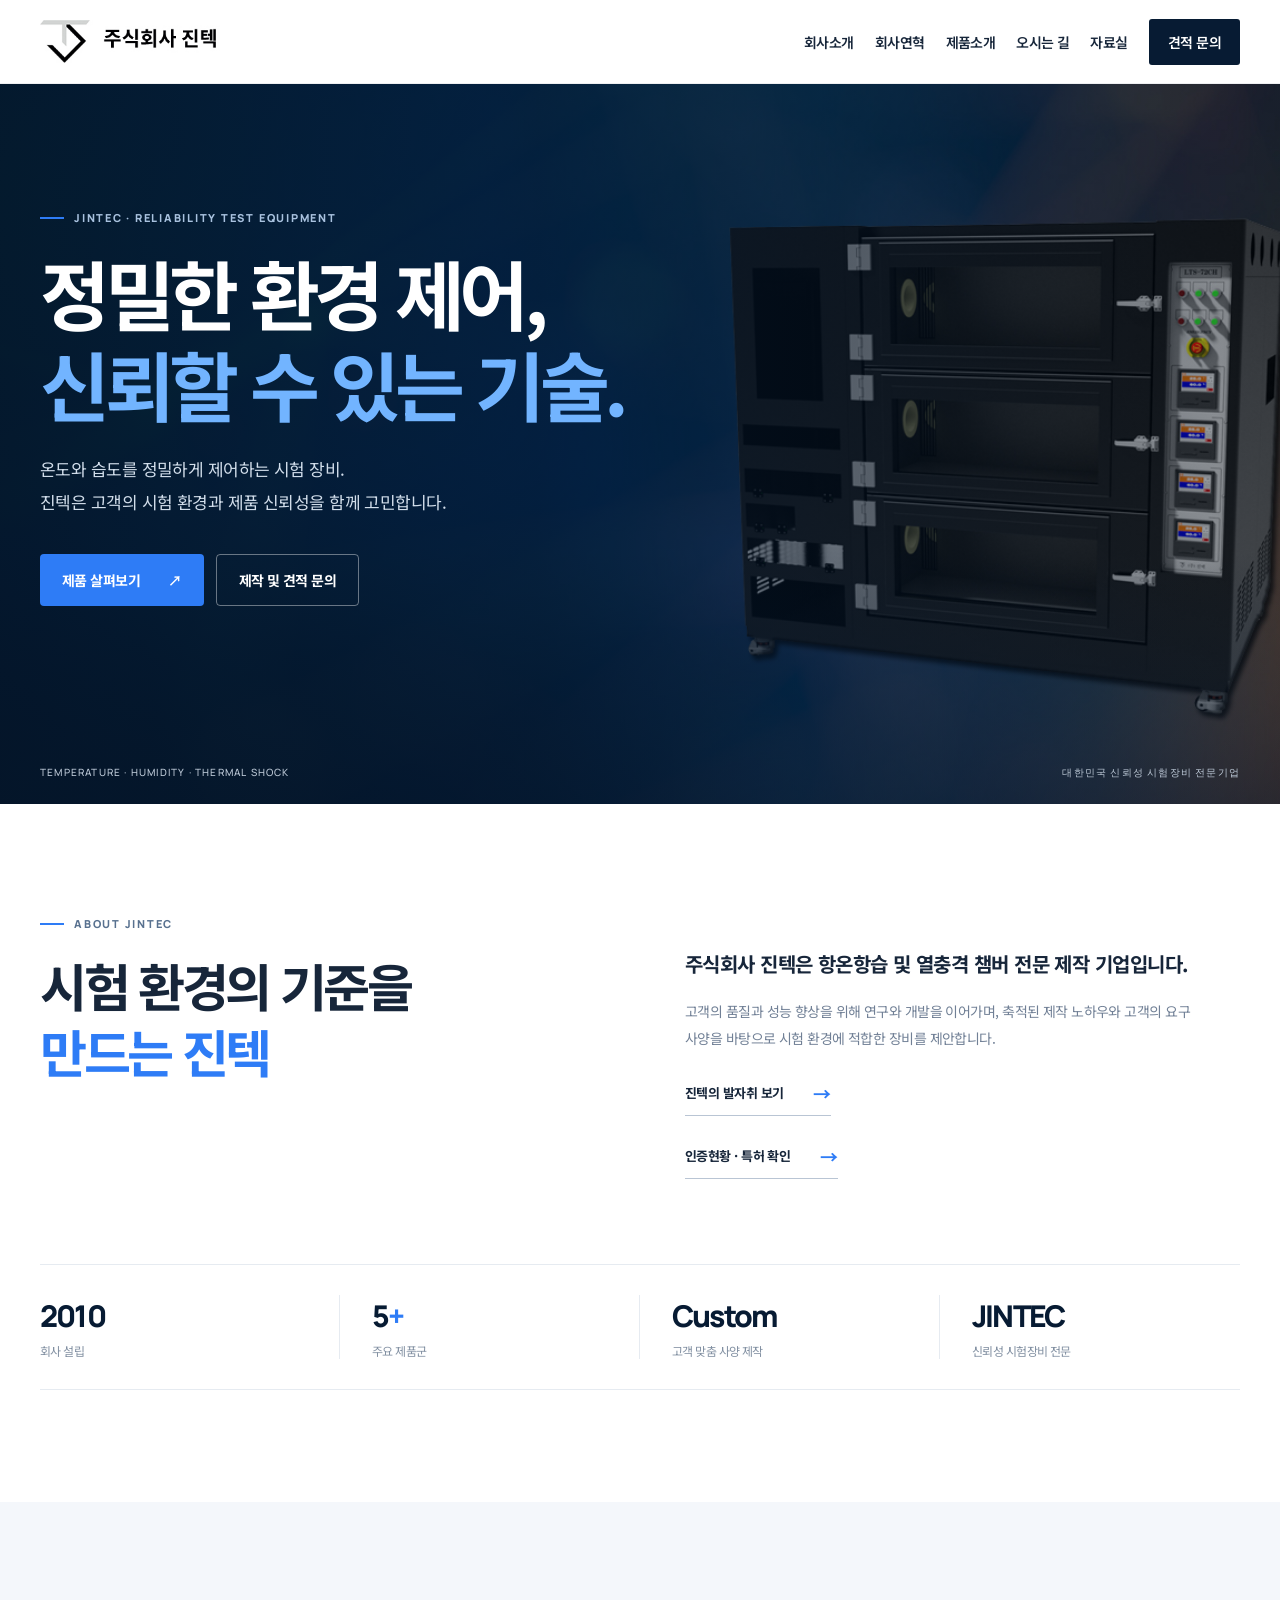
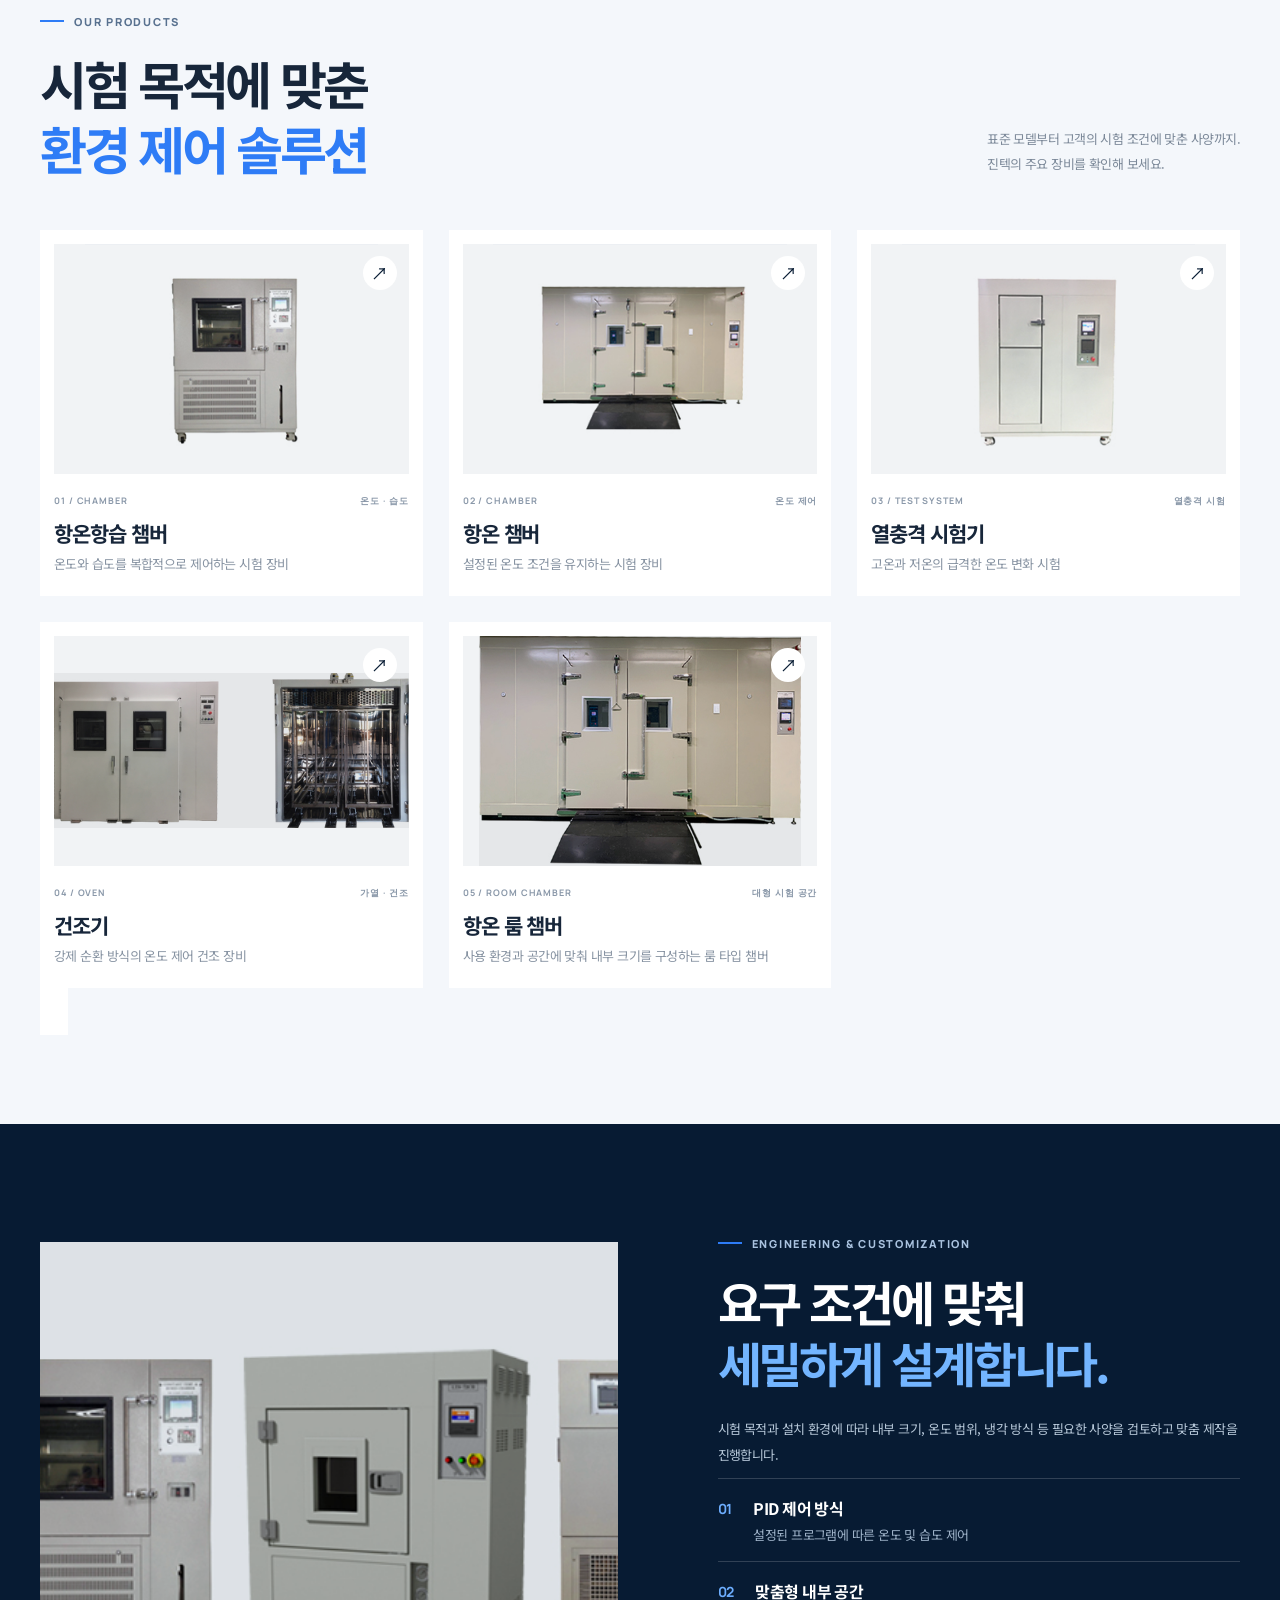
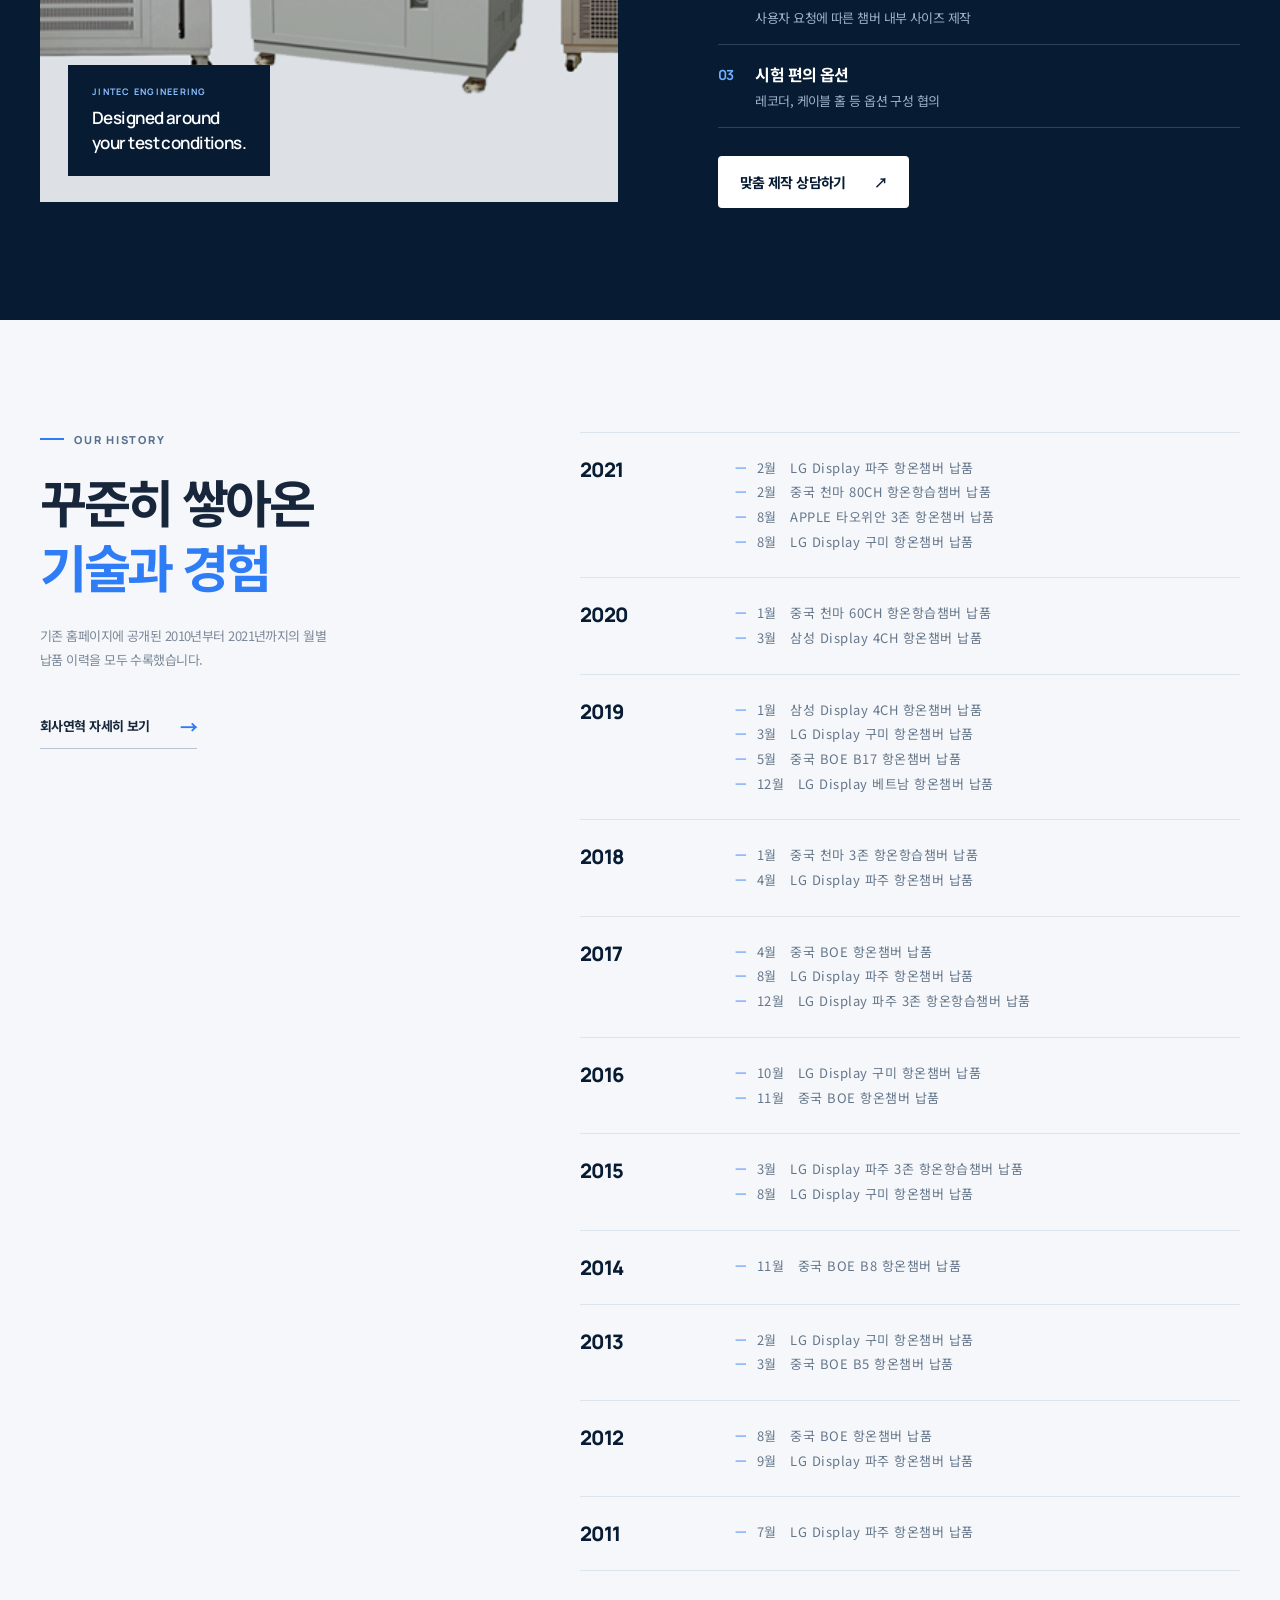
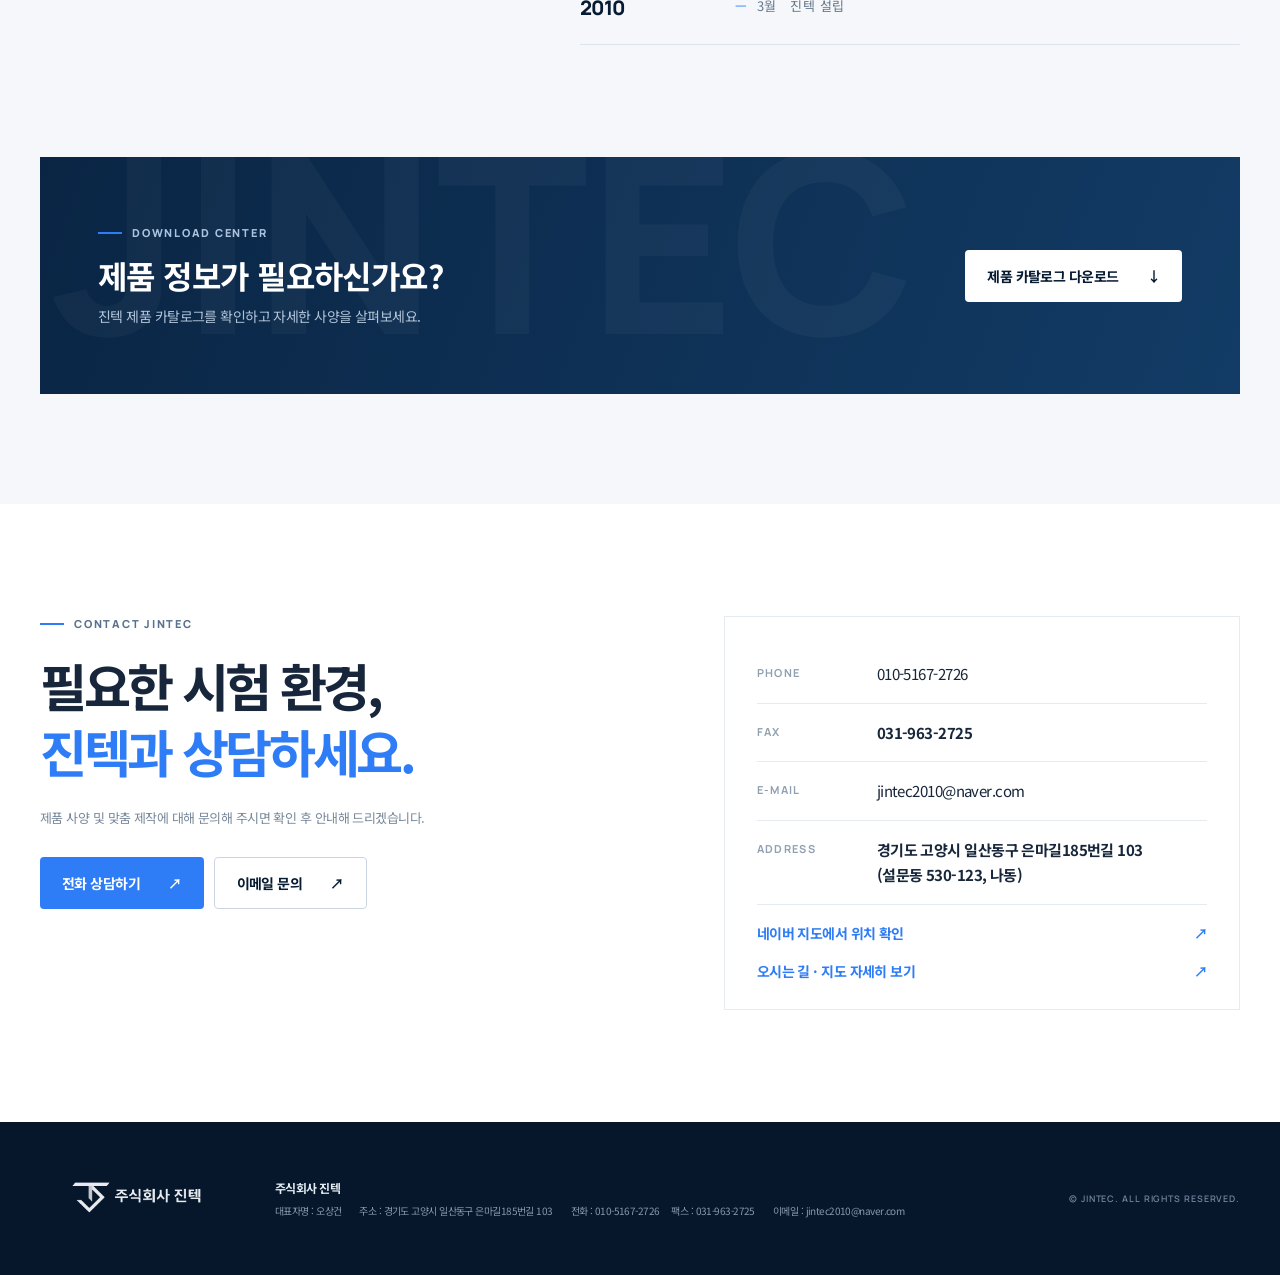
<file: index.html>
<!DOCTYPE html>

<html lang="ko">

<head>
  <meta charset="utf-8" />
  <meta content="width=device-width, initial-scale=1" name="viewport" />
  <meta content="#071b33" name="theme-color" />
  <title>주식회사 진텍 | 신뢰성 시험장비 전문기업</title>
  <meta content="주식회사 진텍은 항온항습 챔버, 항온 챔버, 열충격 시험기, 건조기 및 항온 룸 챔버를 제작하는 신뢰성 시험장비 전문기업입니다." name="description" />
  <meta content="진텍, JINTEC, 항온항습 챔버, 항온 챔버, 열충격 시험기, 건조기, 항온 룸 챔버" name="keywords" />
  <meta content="website" property="og:type" />
  <meta content="주식회사 진텍 | 신뢰성 시험장비 전문기업" property="og:title" />
  <meta content="시험 환경을 설계하고, 제품의 신뢰성을 높입니다." property="og:description" />
  <meta content="/assets/slide1.jpg" property="og:image" />
  <link href="favicon.svg" rel="icon" type="image/svg+xml" />
  <link href="https://fonts.googleapis.com" rel="preconnect" />
  <link crossorigin="" href="https://fonts.gstatic.com" rel="preconnect" />
  <link href="https://fonts.googleapis.com/css2?family=Noto+Sans+KR:wght@400;500;600;700;800&amp;display=swap"
    rel="stylesheet" />
  <link href="styles.css" rel="stylesheet" />
</head>

<body>
  <header class="site-header" id="top">
    <div class="container header-inner">
      <a aria-label="진텍 홈" class="brand" href="#top">
        <img alt="주식회사 진텍 로고" src="assets/logo.jpg" />
      </a>
      <button aria-expanded="false" aria-label="메뉴 열기"
        class="menu-toggle"><span></span><span></span><span></span></button>
      <nav aria-label="주요 메뉴" class="main-nav"><a href="index.html#company">회사소개</a><a href="history.html">회사연혁</a><a
          href="index.html#products">제품소개</a><a href="location.html">오시는 길</a><a href="index.html#resources">자료실</a><a
          class="nav-cta" href="index.html#contact">견적 문의</a></nav>
    </div>
  </header>
  <main>
    <section class="hero">
      <div aria-hidden="true" class="hero-image"></div>
      <div class="hero-shade"></div>
      <div class="container hero-content">
        <div class="eyebrow light"><i></i> JINTEC · RELIABILITY TEST EQUIPMENT</div>
        <h1>정밀한 환경 제어,<br /><em>신뢰할 수 있는 기술.</em></h1>
        <p>온도와 습도를 정밀하게 제어하는 시험 장비.<br class="desktop-only" /> 진텍은 고객의 시험 환경과 제품 신뢰성을 함께 고민합니다.</p>
        <div class="hero-actions">
          <a class="btn btn-primary" href="#products">제품 살펴보기 <span>↗</span></a>
          <a class="btn btn-ghost" href="#contact">제작 및 견적 문의</a>
        </div>
        <!-- <div class="hero-index"><strong>01</strong><span></span><small>ENGINEERED FOR RELIABILITY</small></div> -->
      </div>
      <div class="hero-bottom container">
        <span>Temperature · Humidity · Thermal Shock</span>
        <span>대한민국 신뢰성 시험장비 전문기업</span>
      </div>
    </section>
    <section class="intro section-pad" id="company">
      <div class="container intro-grid">
        <div>
          <div class="eyebrow"><i></i> ABOUT JINTEC</div>
          <h2>시험 환경의 기준을<br /><em>만드는 진텍</em></h2>
        </div>
        <div class="intro-copy">
          <p class="lead">주식회사 진텍은 항온항습 및 열충격 챔버 전문 제작 기업입니다.</p>
          <p>고객의 품질과 성능 향상을 위해 연구와 개발을 이어가며, 축적된 제작 노하우와 고객의 요구 사양을 바탕으로 시험 환경에 적합한 장비를 제안합니다.</p>
          <a class="text-link" href="history.html">진텍의 발자취 보기 <span>→</span></a><br>
          <a class="text-link" href="certifications.html">인증현황 · 특허 확인 <span>→</span></a>
        </div>
      </div>
      <div class="container stats">
        <div><strong>2010</strong><span>회사 설립</span></div>
        <div><strong>5<span class="unit">+</span></strong><span>주요 제품군</span></div>
        <div><strong>Custom</strong><span>고객 맞춤 사양 제작</span></div>
        <div><strong>JINTEC</strong><span>신뢰성 시험장비 전문</span></div>
      </div>
    </section>
    <section class="products section-pad" id="products">
      <div class="container">
        <div class="section-heading">
          <div>
            <div class="eyebrow"><i></i> OUR PRODUCTS</div>
            <h2>시험 목적에 맞춘<br /><em>환경 제어 솔루션</em></h2>
          </div>
          <p>표준 모델부터 고객의 시험 조건에 맞춘 사양까지.<br />진텍의 주요 장비를 확인해 보세요.</p>
        </div>
        <div class="product-grid">
          <a class="product-card featured" href="sub2_1.html">
            <div class="product-photo"><img alt="항온항습 챔버" src="assets/index1_img1.jpg" /><span
                class="card-arrow">↗</span></div>
            <div class="product-meta"><span>01 / CHAMBER</span><span>온도 · 습도</span></div>
            <h3>항온항습 챔버</h3>
            <p>온도와 습도를 복합적으로 제어하는 시험 장비</p>
          </a>
          <a class="product-card" href="sub2_2.html">
            <div class="product-photo"><img alt="항온 챔버" src="assets/index1_img2.jpg" /><span class="card-arrow">↗</span>
            </div>
            <div class="product-meta"><span>02 / CHAMBER</span><span>온도 제어</span></div>
            <h3>항온 챔버</h3>
            <p>설정된 온도 조건을 유지하는 시험 장비</p>
          </a>
          <a class="product-card" href="sub2_3.html">
            <div class="product-photo"><img alt="열충격 시험기" src="assets/index1_img3.jpg" /><span
                class="card-arrow">↗</span></div>
            <div class="product-meta"><span>03 / TEST SYSTEM</span><span>열충격 시험</span></div>
            <h3>열충격 시험기</h3>
            <p>고온과 저온의 급격한 온도 변화 시험</p>
          </a>
          <a class="product-card" href="sub2_4.html">
            <div class="product-photo"><img alt="건조기" src="assets/sub2_4_img.jpg" /><span class="card-arrow">↗</span>
            </div>
            <div class="product-meta"><span>04 / OVEN</span><span>가열 · 건조</span></div>
            <h3>건조기</h3>
            <p>강제 순환 방식의 온도 제어 건조 장비</p>
          </a>
          <a class="product-card" href="sub2_5.html">
            <div class="product-photo"><img alt="항온 룸 챔버" src="assets/sub2_5_img1.jpg" /><span class="card-arrow">↗</span></div>
              <div class="product-meta"><span>05 / ROOM CHAMBER</span><span>대형 시험 공간</span></div>
              <h3>항온 룸 챔버</h3>
              <p>사용 환경과 공간에 맞춰 내부 크기를 구성하는 룸 타입 챔버</p>
            </div>
          </a>
        </div>
      </div>
    </section>
    <section class="technology section-pad" id="technology">
      <div class="container tech-grid">
        <div class="tech-visual">
          <img alt="진텍 항온항습 챔버 제품 이미지" src="assets/sub2_1_img1.jpg" />
          <div class="visual-caption"><span>JINTEC ENGINEERING</span><strong>Designed around<br />your test
              conditions.</strong></div>
        </div>
        <div class="tech-copy">
          <div class="eyebrow light"><i></i> ENGINEERING &amp; CUSTOMIZATION</div>
          <h2>요구 조건에 맞춰<br /><em>세밀하게 설계합니다.</em></h2>
          <p>시험 목적과 설치 환경에 따라 내부 크기, 온도 범위, 냉각 방식 등 필요한 사양을 검토하고 맞춤 제작을 진행합니다.</p>
          <ul class="feature-list">
            <li><b>01</b><span><strong>PID 제어 방식</strong><small>설정된 프로그램에 따른 온도 및 습도 제어</small></span></li>
            <li><b>02</b><span><strong>맞춤형 내부 공간</strong><small>사용자 요청에 따른 챔버 내부 사이즈 제작</small></span></li>
            <li><b>03</b><span><strong>시험 편의 옵션</strong><small>레코더, 케이블 홀 등 옵션 구성 협의</small></span></li>
          </ul>
          <a class="btn btn-light" href="#contact">맞춤 제작 상담하기 <span>↗</span></a>
        </div>
      </div>
    </section>
    <section class="history section-pad" id="history">
      <div class="container history-grid">
        <div class="history-heading">
          <div class="eyebrow"><i></i> OUR HISTORY</div>
          <h2>꾸준히 쌓아온<br /><em>기술과 경험</em></h2>
          <p>기존 홈페이지에 공개된 2010년부터 2021년까지의 월별 납품 이력을 모두 수록했습니다.</p><a class="text-link" href="history.html">회사연혁 자세히 보기
            <span>→</span></a>
        </div>
        <div class="timeline">
          <div class="timeline-year"><strong>2021</strong>
            <ul>
              <li>2월　LG Display 파주 항온챔버 납품</li>
              <li>2월　중국 천마 80CH 항온항습챔버 납품</li>
              <li>8월　APPLE 타오위안 3존 항온챔버 납품</li>
              <li>8월　LG Display 구미 항온챔버 납품</li>
            </ul>
          </div>
          <div class="timeline-year"><strong>2020</strong>
            <ul>
              <li>1월　중국 천마 60CH 항온항습챔버 납품</li>
              <li>3월　삼성 Display 4CH 항온챔버 납품</li>
            </ul>
          </div>
          <div class="timeline-year"><strong>2019</strong>
            <ul>
              <li>1월　삼성 Display 4CH 항온챔버 납품</li>
              <li>3월　LG Display 구미 항온챔버 납품</li>
              <li>5월　중국 BOE B17 항온챔버 납품</li>
              <li>12월　LG Display 베트남 항온챔버 납품</li>
            </ul>
          </div>
          <div class="timeline-year"><strong>2018</strong>
            <ul>
              <li>1월　중국 천마 3존 항온항습챔버 납품</li>
              <li>4월　LG Display 파주 항온챔버 납품</li>
            </ul>
          </div>
          <div class="timeline-year"><strong>2017</strong>
            <ul>
              <li>4월　중국 BOE 항온챔버 납품</li>
              <li>8월　LG Display 파주 항온챔버 납품</li>
              <li>12월　LG Display 파주 3존 항온항습챔버 납품</li>
            </ul>
          </div>
          <div class="timeline-year"><strong>2016</strong>
            <ul>
              <li>10월　LG Display 구미 항온챔버 납품</li>
              <li>11월　중국 BOE 항온챔버 납품</li>
            </ul>
          </div>
          <div class="timeline-year"><strong>2015</strong>
            <ul>
              <li>3월　LG Display 파주 3존 항온항습챔버 납품</li>
              <li>8월　LG Display 구미 항온챔버 납품</li>
            </ul>
          </div>
          <div class="timeline-year"><strong>2014</strong>
            <ul>
              <li>11월　중국 BOE B8 항온챔버 납품</li>
            </ul>
          </div>
          <div class="timeline-year"><strong>2013</strong>
            <ul>
              <li>2월　LG Display 구미 항온챔버 납품</li>
              <li>3월　중국 BOE B5 항온챔버 납품</li>
            </ul>
          </div>
          <div class="timeline-year"><strong>2012</strong>
            <ul>
              <li>8월　중국 BOE 항온챔버 납품</li>
              <li>9월　LG Display 파주 항온챔버 납품</li>
            </ul>
          </div>
          <div class="timeline-year"><strong>2011</strong>
            <ul>
              <li>7월　LG Display 파주 항온챔버 납품</li>
            </ul>
          </div>
          <div class="timeline-year"><strong>2010</strong>
            <ul>
              <li>3월　진텍 설립</li>
            </ul>
          </div>
        </div>
      </div>
    </section>
    <section class="resources section-pad" id="resources">
      <div class="container resource-panel">
        <div>
          <div class="eyebrow light"><i></i> DOWNLOAD CENTER</div>
          <h2>제품 정보가 필요하신가요?</h2>
          <p>진텍 제품 카탈로그를 확인하고 자세한 사양을 살펴보세요.</p>
        </div>
        <a class="btn btn-light" href="downloads/jintec-catalog.pdf" rel="noopener" target="_blank">제품 카탈로그 다운로드
          <span>↓</span></a>
      </div>
    </section>
    <section class="contact section-pad" id="contact">
      <div class="container contact-grid">
        <div>
          <div class="eyebrow"><i></i> CONTACT JINTEC</div>
          <h2>필요한 시험 환경,<br /><em>진텍과 상담하세요.</em></h2>
          <p class="contact-intro">제품 사양 및 맞춤 제작에 대해 문의해 주시면 확인 후 안내해 드리겠습니다.</p>
          <div class="contact-actions"><a class="btn btn-primary" href="tel:01051672726">전화 상담하기 <span>↗</span></a><a
              class="btn btn-outline"
              href="mailto:jintec2010@naver.com?subject=%EC%A7%84%ED%85%8D%20%EC%A0%9C%ED%92%88%20%EB%B0%8F%20%EA%B2%AC%EC%A0%81%20%EB%AC%B8%EC%9D%98">이메일
              문의 <span>↗</span></a></div>
        </div>
        <div class="contact-card">
          <div class="contact-row"><span>PHONE</span><a href="tel:01051672726">010-5167-2726</a></div>
          <div class="contact-row"><span>FAX</span><strong>031-963-2725</strong></div>
          <div class="contact-row"><span>E-MAIL</span><a href="mailto:jintec2010@naver.com">jintec2010@naver.com</a>
          </div>
          <div class="contact-row"><span>ADDRESS</span><strong>경기도 고양시 일산동구 은마길185번길 103<br>(설문동 530-123, 나동)</strong></div>
          <a class="map-link"
            href="https://naver.me/Fnshkubf"
            rel="noopener" target="_blank">네이버 지도에서 위치 확인 <span>↗</span></a>
          <a class="map-link" href="location.html">오시는 길 · 지도 자세히 보기 <span>↗</span></a>
        </div>
      </div>
    </section>
  </main>
  <footer class="site-footer">
    <div class="container footer-inner">
      <div class="footer-brand"><img alt="주식회사 진텍" src="assets/logo_remove_background.png" />
      </div>
      <div class="footer-info"><strong>주식회사 진텍</strong><span>대표자명 : 오상건</span><span>주소 : 경기도 고양시 일산동구 은마길185번길 103
        </span><span>전화 : 010-5167-2726　 팩스 : 031-963-2725</span><span>이메일 : jintec2010@naver.com</span></div>
      <div class="copyright">© JINTEC. ALL RIGHTS RESERVED.</div>
    </div>
  </footer>
  <a aria-label="맨 위로" class="back-top" href="#top">↑</a>
  <script src="script.js"></script>
</body>

</html>
</file>
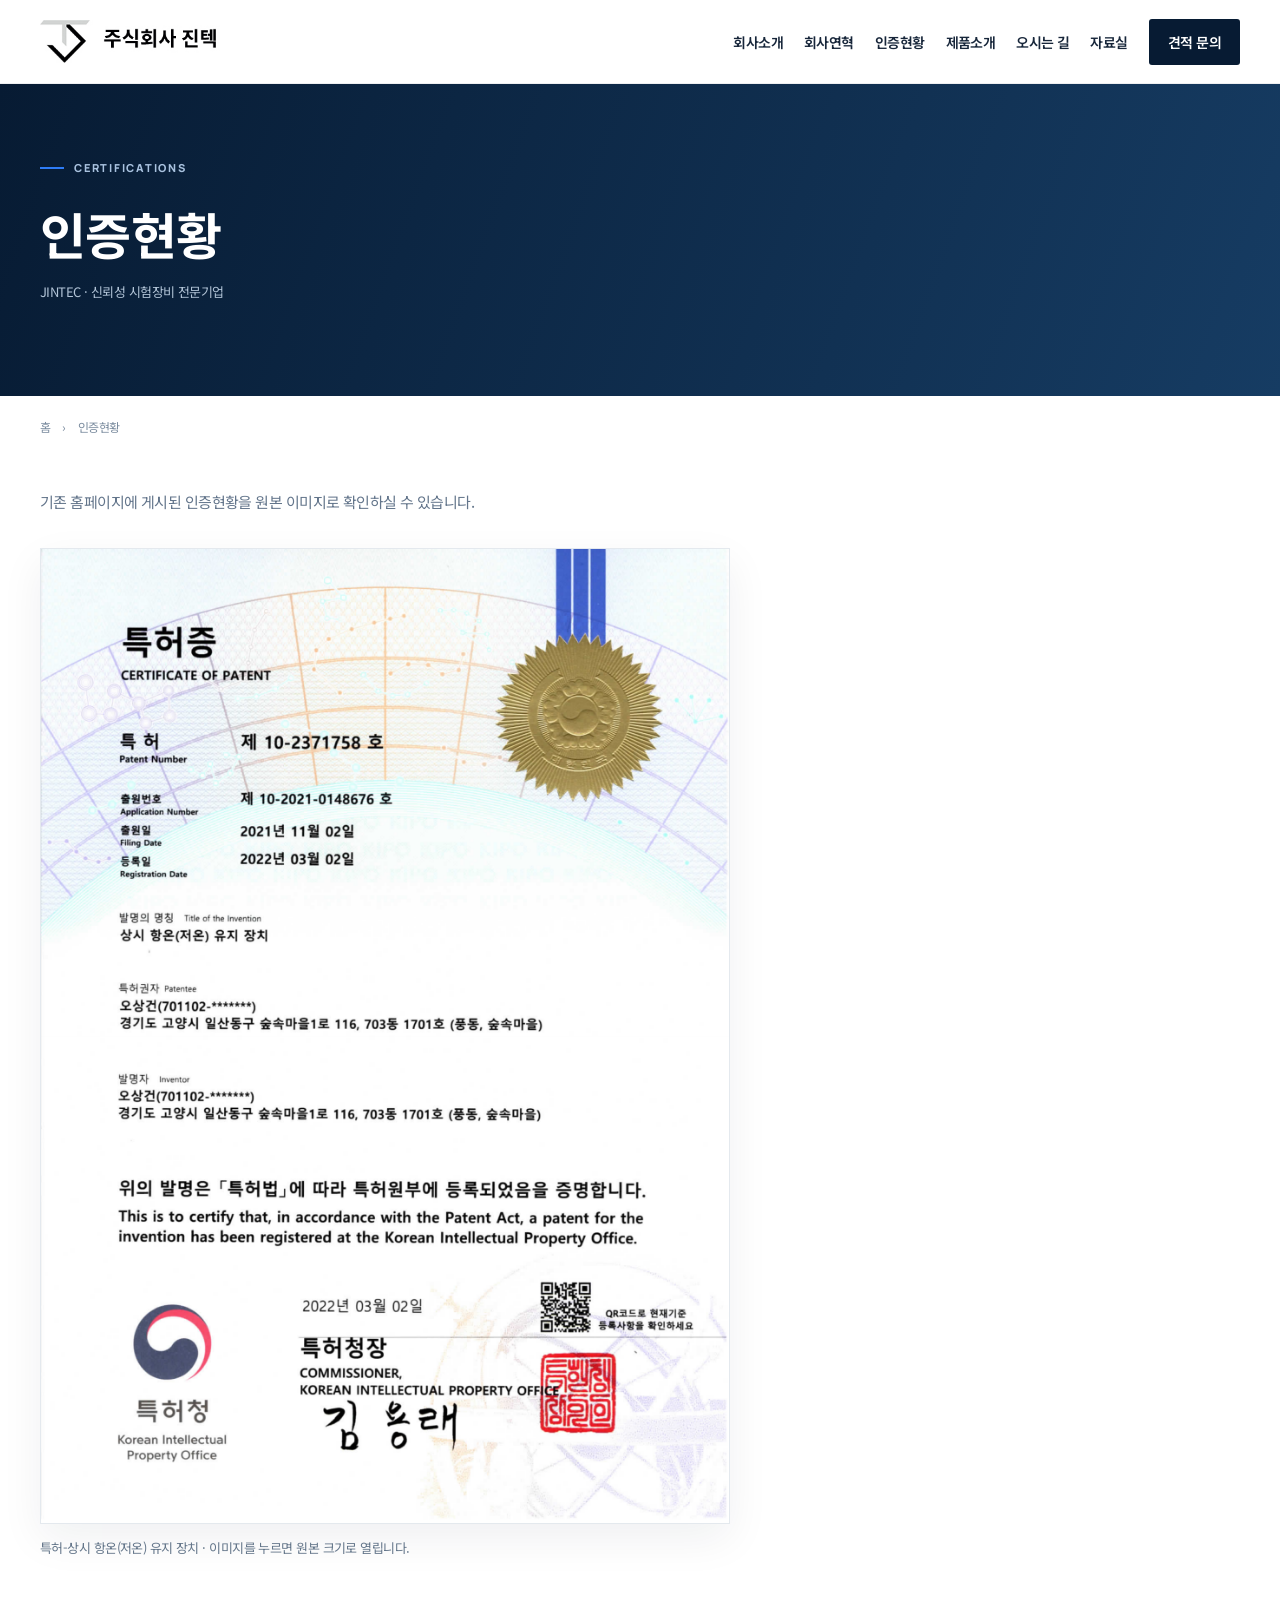
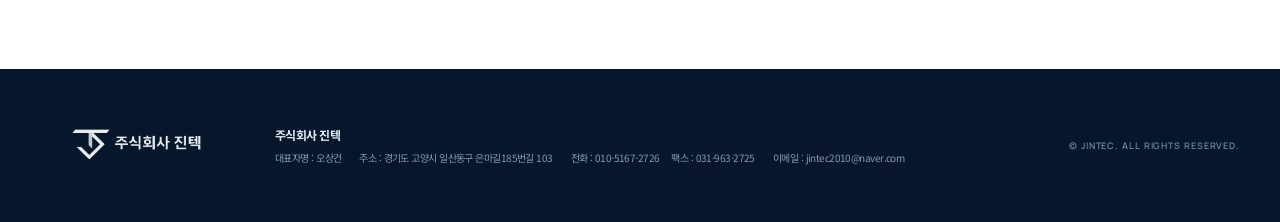
<file: certifications.html>
<!DOCTYPE html>
<html lang="ko">

<head>
  <meta charset="utf-8" />
  <meta content="width=device-width, initial-scale=1" name="viewport" />
  <meta content="#071b33" name="theme-color" />
  <title>인증현황 | 주식회사 진텍</title>
  <meta content="주식회사 진텍 인증현황 안내" name="description" />
  <meta content="진텍, JINTEC, 항온항습 챔버, 항온 챔버, 열충격 시험기, 건조기, 항온 룸 챔버" name="keywords" />
  <meta content="website" property="og:type" />
  <meta content="주식회사 진텍 | 신뢰성 시험장비 전문기업" property="og:title" />
  <meta content="시험 환경을 설계하고, 제품의 신뢰성을 높입니다." property="og:description" />
  <meta content="/assets/slide1.jpg" property="og:image" />
  <link href="favicon.svg" rel="icon" type="image/svg+xml" />
  <link href="https://fonts.googleapis.com" rel="preconnect" />
  <link crossorigin="" href="https://fonts.gstatic.com" rel="preconnect" />
  <link href="https://fonts.googleapis.com/css2?family=Noto+Sans+KR:wght@400;500;600;700;800&amp;display=swap"
    rel="stylesheet" />
  <link href="styles.css" rel="stylesheet" />
</head>

<body>
  <div class="topline"></div>
  <header class="site-header" id="top">
    <div class="container header-inner">
      <a aria-label="진텍 홈" class="brand" href="#top">
        <img alt="주식회사 진텍 로고" src="assets/logo.jpg" />
      </a>
      <button aria-expanded="false" aria-label="메뉴 열기"
        class="menu-toggle"><span></span><span></span><span></span></button>
      <nav aria-label="주요 메뉴" class="main-nav"><a href="index.html#company">회사소개</a><a href="history.html">회사연혁</a><a
          href="certifications.html">인증현황</a><a href="index.html#products">제품소개</a><a href="location.html">오시는 길</a><a
          href="index.html#resources">자료실</a><a class="nav-cta" href="index.html#contact">견적 문의</a></nav>
    </div>
  </header>
  <main>
    <section class="inner-banner">
      <div class="container">
        <div class="eyebrow light"><i></i> CERTIFICATIONS</div>
        <h1>인증현황</h1>
        <p>JINTEC · 신뢰성 시험장비 전문기업</p>
      </div>
    </section>
    <div class="container inner-breadcrumb"><a href="index.html">홈</a><span>›</span><span>인증현황</span></div>
    <section class="inner-main section-pad">
      <div class="container inner-layout">
        <article class="inner-body">
          <p class="section-lead">기존 홈페이지에 게시된 인증현황을 원본 이미지로 확인하실 수 있습니다.</p>
          <figure class="cert-figure"><a href="assets/certificate-patent.png" rel="noopener" target="_blank"><img
                alt="특허 - 상시 항온(저온) 유지 장치 인증서 전체 이미지" src="assets/certificate-patent.png" /></a>
            <figcaption>특허-상시 항온(저온) 유지 장치 · 이미지를 누르면 원본 크기로 열립니다.</figcaption>
          </figure>
        </article>
      </div>
    </section>
  </main>
  <footer class="site-footer">
    <div class="container footer-inner">
      <div class="footer-brand"><img alt="주식회사 진텍" src="assets/logo_remove_background.png"></img>
      </div>
      <div class="footer-info"><strong>주식회사 진텍</strong><span>대표자명 : 오상건</span><span>주소 : 경기도 고양시 일산동구 은마길185번길 103
        </span><span>전화 : 010-5167-2726　 팩스 : 031-963-2725</span><span>이메일 : jintec2010@naver.com</span></div>
      <div class="copyright">© JINTEC. ALL RIGHTS RESERVED.</div>
    </div>
  </footer><a aria-label="맨 위로" class="back-top" href="#top">↑</a>
  <script src="script.js"></script>
</body>

</html>
</file>
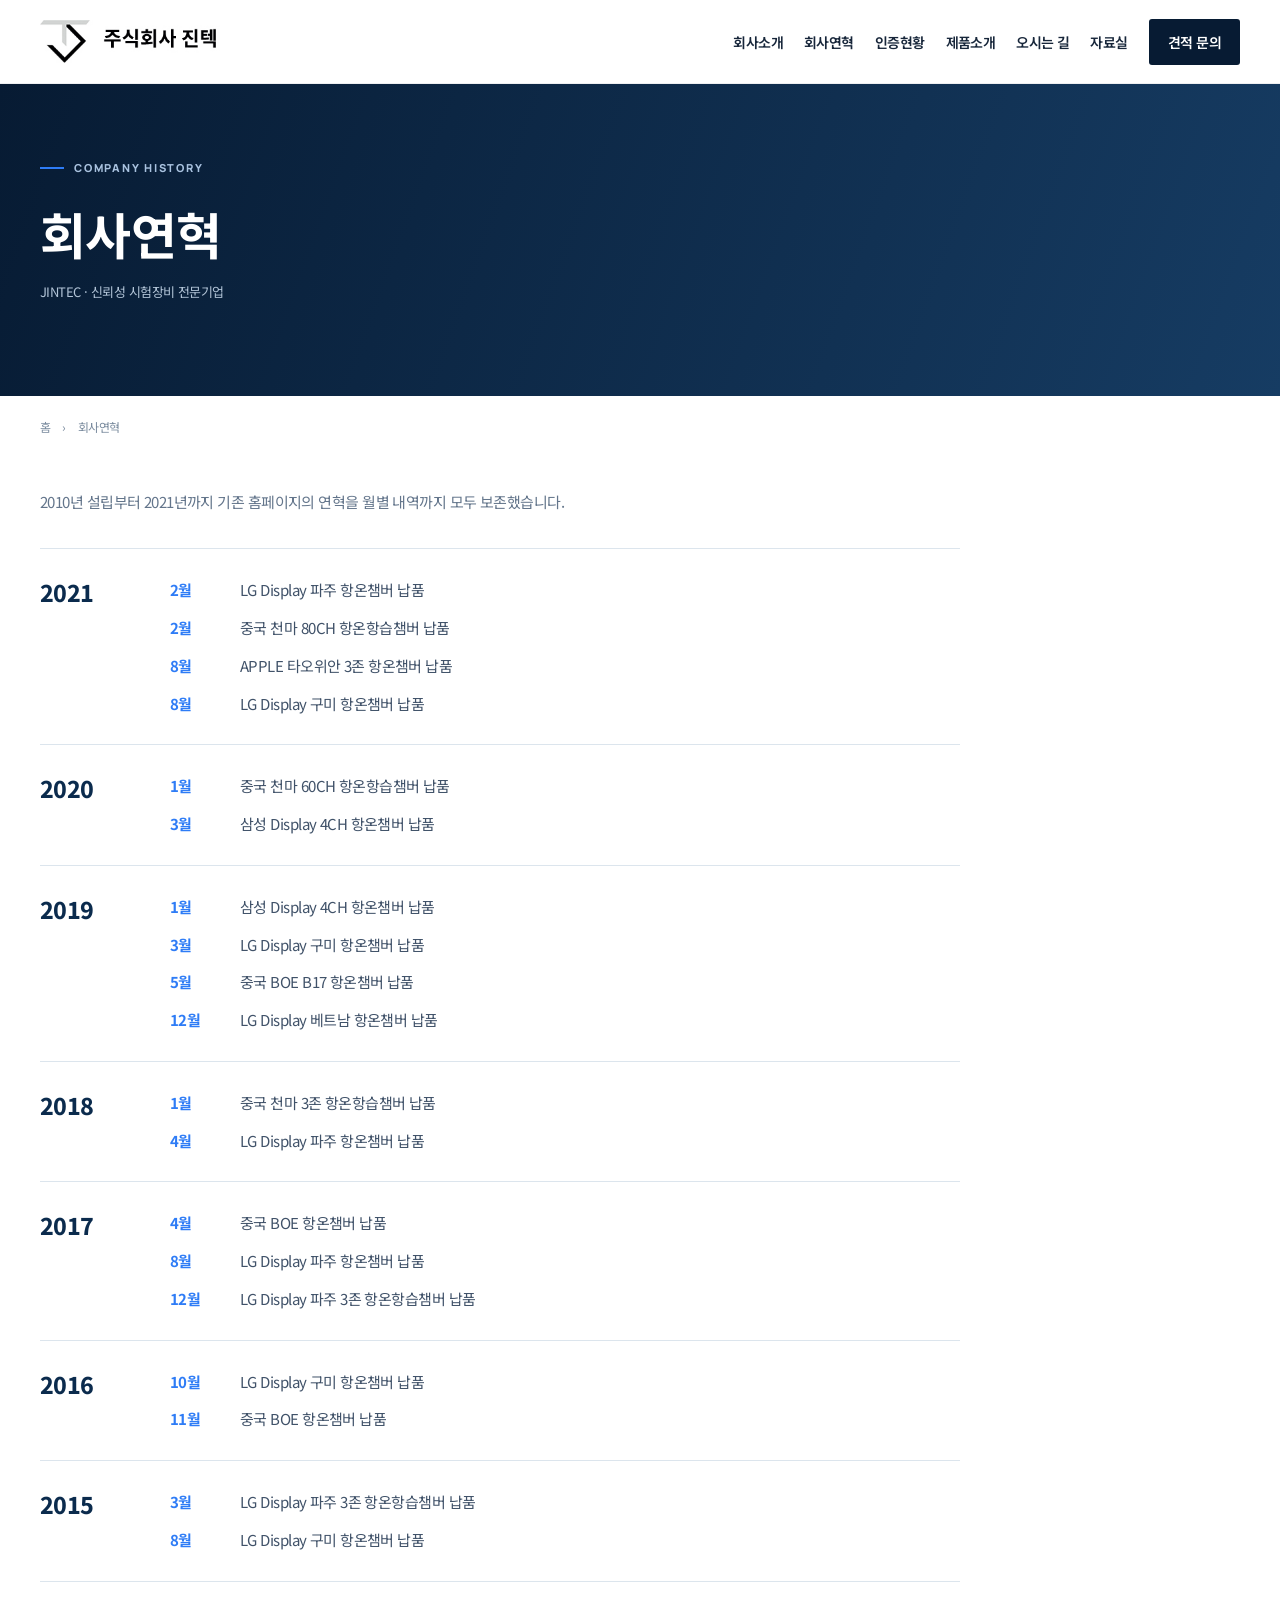
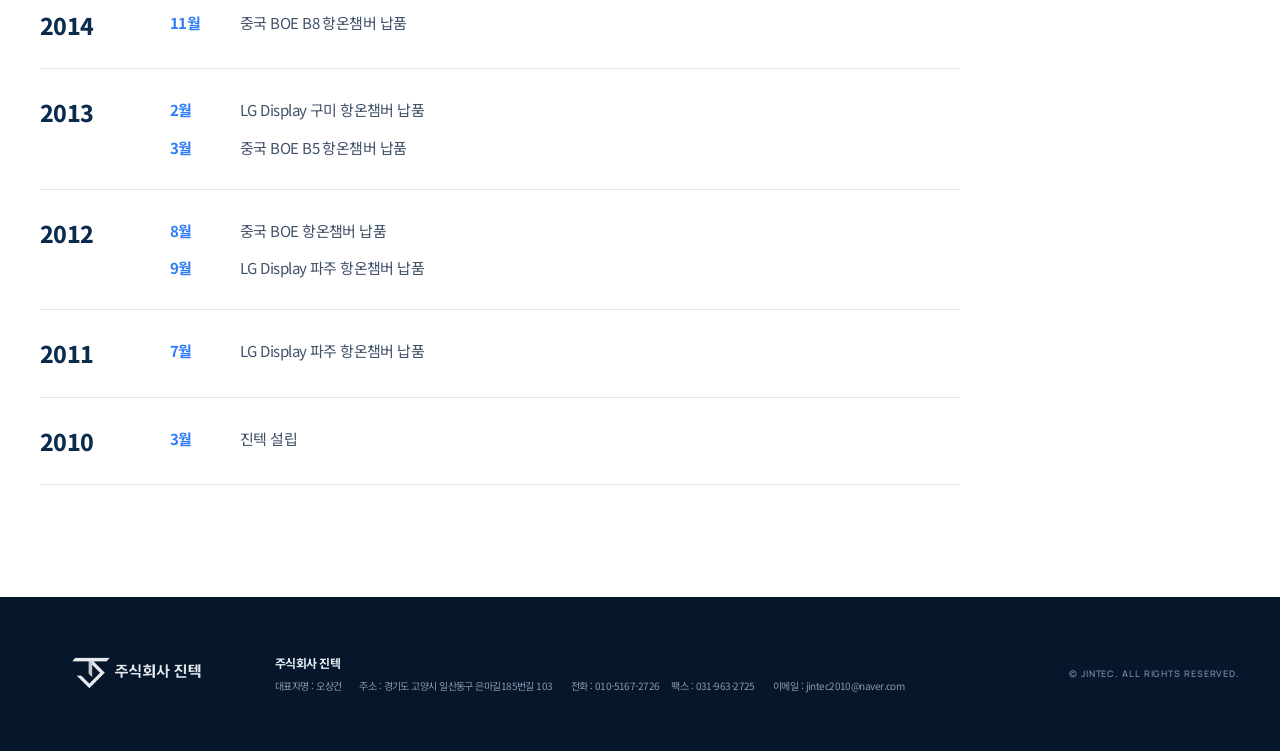
<file: history.html>
<!DOCTYPE html>
<html lang="ko">

<head>
  <meta charset="utf-8" />
  <meta content="width=device-width, initial-scale=1" name="viewport" />
  <meta content="#071b33" name="theme-color" />
  <title>회사연혁 | 주식회사 진텍</title>
  <meta content="주식회사 진텍 회사연혁 안내" name="description" />
  <meta content="진텍, JINTEC, 항온항습 챔버, 항온 챔버, 열충격 시험기, 건조기, 항온 룸 챔버" name="keywords" />
  <meta content="website" property="og:type" />
  <meta content="주식회사 진텍 | 신뢰성 시험장비 전문기업" property="og:title" />
  <meta content="시험 환경을 설계하고, 제품의 신뢰성을 높입니다." property="og:description" />
  <meta content="/assets/slide1.jpg" property="og:image" />
  <link href="favicon.svg" rel="icon" type="image/svg+xml" />
  <link href="https://fonts.googleapis.com" rel="preconnect" />
  <link crossorigin="" href="https://fonts.gstatic.com" rel="preconnect" />
  <link href="https://fonts.googleapis.com/css2?family=Noto+Sans+KR:wght@400;500;600;700;800&amp;display=swap"
    rel="stylesheet" />
  <link href="styles.css" rel="stylesheet" />
</head>

<body>
  <div class="topline"></div>
  <header class="site-header" id="top">
    <div class="container header-inner">
      <a aria-label="진텍 홈" class="brand" href="#top">
        <img alt="주식회사 진텍 로고" src="assets/logo.jpg" />
      </a>
      <button aria-expanded="false" aria-label="메뉴 열기"
        class="menu-toggle"><span></span><span></span><span></span></button>
      <nav aria-label="주요 메뉴" class="main-nav"><a href="index.html#company">회사소개</a><a href="history.html">회사연혁</a><a
          href="certifications.html">인증현황</a><a href="index.html#products">제품소개</a><a href="location.html">오시는 길</a><a
          href="index.html#resources">자료실</a><a class="nav-cta" href="index.html#contact">견적 문의</a></nav>
    </div>
  </header>
  <main>
    <section class="inner-banner">
      <div class="container">
        <div class="eyebrow light"><i></i> COMPANY HISTORY</div>
        <h1>회사연혁</h1>
        <p>JINTEC · 신뢰성 시험장비 전문기업</p>
      </div>
    </section>
    <div class="container inner-breadcrumb"><a href="index.html">홈</a><span>›</span><span>회사연혁</span></div>
    <section class="inner-main section-pad">
      <div class="container inner-layout">
        <article class="inner-body">
          <p class="section-lead">2010년 설립부터 2021년까지 기존 홈페이지의 연혁을 월별 내역까지 모두 보존했습니다.</p>
          <div class="original-content original-history">
            <div class="sub1_2">
              <div class="box wow fadeIn">
                <div>
                  <p class="year">2021</p>
                  <ul>
                    <li><span class="month">2월</span><span class="day">LG Display 파주 항온챔버 납품</span></li>
                    <li><span class="month">2월</span><span class="day">중국 천마 80CH 항온항습챔버 납품</span></li>
                    <li><span class="month">8월</span><span class="day">APPLE 타오위안 3존 항온챔버 납품</span></li>
                    <li><span class="month">8월</span><span class="day">LG Display 구미 항온챔버 납품</span></li>
                  </ul>
                </div>
                <div>
                  <p class="year">2020</p>
                  <ul>
                    <li><span class="month">1월</span><span class="day">중국 천마 60CH 항온항습챔버 납품</span></li>
                    <li><span class="month">3월</span><span class="day">삼성 Display 4CH 항온챔버 납품</span></li>
                  </ul>
                </div>
                <div>
                  <p class="year">2019</p>
                  <ul>
                    <li><span class="month">1월</span><span class="day">삼성 Display 4CH 항온챔버 납품</span></li>
                    <li><span class="month">3월</span><span class="day">LG Display 구미 항온챔버 납품</span></li>
                    <li><span class="month">5월</span><span class="day">중국 BOE B17 항온챔버 납품</span></li>
                    <li><span class="month">12월</span><span class="day">LG Display 베트남 항온챔버 납품</span></li>
                  </ul>
                </div>
                <div>
                  <p class="year">2018</p>
                  <ul>
                    <li><span class="month">1월</span><span class="day">중국 천마 3존 항온항습챔버 납품</span></li>
                    <li><span class="month">4월</span><span class="day">LG Display 파주 항온챔버 납품</span></li>
                  </ul>
                </div>
                <div>
                  <p class="year">2017</p>
                  <ul>
                    <li><span class="month">4월</span><span class="day">중국 BOE 항온챔버 납품</span></li>
                    <li><span class="month">8월</span><span class="day">LG Display 파주 항온챔버 납품</span></li>
                    <li><span class="month">12월</span><span class="day">LG Display 파주 3존 항온항습챔버 납품</span></li>
                  </ul>
                </div>
                <div>
                  <p class="year">2016</p>
                  <ul>
                    <li><span class="month">10월</span><span class="day">LG Display 구미 항온챔버 납품</span></li>
                    <li><span class="month">11월</span><span class="day">중국 BOE 항온챔버 납품</span></li>
                  </ul>
                </div>
                <div>
                  <p class="year">2015</p>
                  <ul>
                    <li><span class="month">3월</span><span class="day">LG Display 파주 3존 항온항습챔버 납품</span></li>
                    <li><span class="month">8월</span><span class="day">LG Display 구미 항온챔버 납품</span></li>
                  </ul>
                </div>
                <div>
                  <p class="year">2014</p>
                  <ul>
                    <li><span class="month">11월</span><span class="day">중국 BOE B8 항온챔버 납품</span></li>
                  </ul>
                </div>
                <div>
                  <p class="year">2013</p>
                  <ul>
                    <li><span class="month">2월</span><span class="day">LG Display 구미 항온챔버 납품</span></li>
                    <li><span class="month">3월</span><span class="day">중국 BOE B5 항온챔버 납품</span></li>
                  </ul>
                </div>
                <div>
                  <p class="year">2012</p>
                  <ul>
                    <li><span class="month">8월</span><span class="day">중국 BOE 항온챔버 납품 </span></li>
                    <li><span class="month">9월</span><span class="day">LG Display 파주 항온챔버 납품</span></li>
                  </ul>
                </div>
                <div>
                  <p class="year">2011</p>
                  <ul>
                    <li><span class="month">7월</span><span class="day">LG Display 파주 항온챔버 납품</span></li>
                  </ul>
                </div>
                <div>
                  <p class="year">2010</p>
                  <ul>
                    <li><span class="month">3월</span><span class="day bold">진텍 설립</span></li>
                  </ul>
                </div>
              </div>
            </div>
          </div>
        </article>
      </div>
    </section>
  </main>
  <footer class="site-footer">
    <div class="container footer-inner">
      <div class="footer-brand"><img alt="주식회사 진텍" src="assets/logo_remove_background.png" /></div>
      <div class="footer-info"><strong>주식회사 진텍</strong><span>대표자명 : 오상건</span><span>주소 : 경기도 고양시 일산동구 은마길185번길 103</span><span>전화 : 010-5167-2726　 팩스 : 031-963-2725</span><span>이메일 : jintec2010@naver.com</span></div>
      <div class="copyright">© JINTEC. ALL RIGHTS RESERVED.</div>
    </div>
  </footer><a aria-label="맨 위로" class="back-top" href="#top">↑</a>
  <script src="script.js"></script>
</body>

</html>
</file>
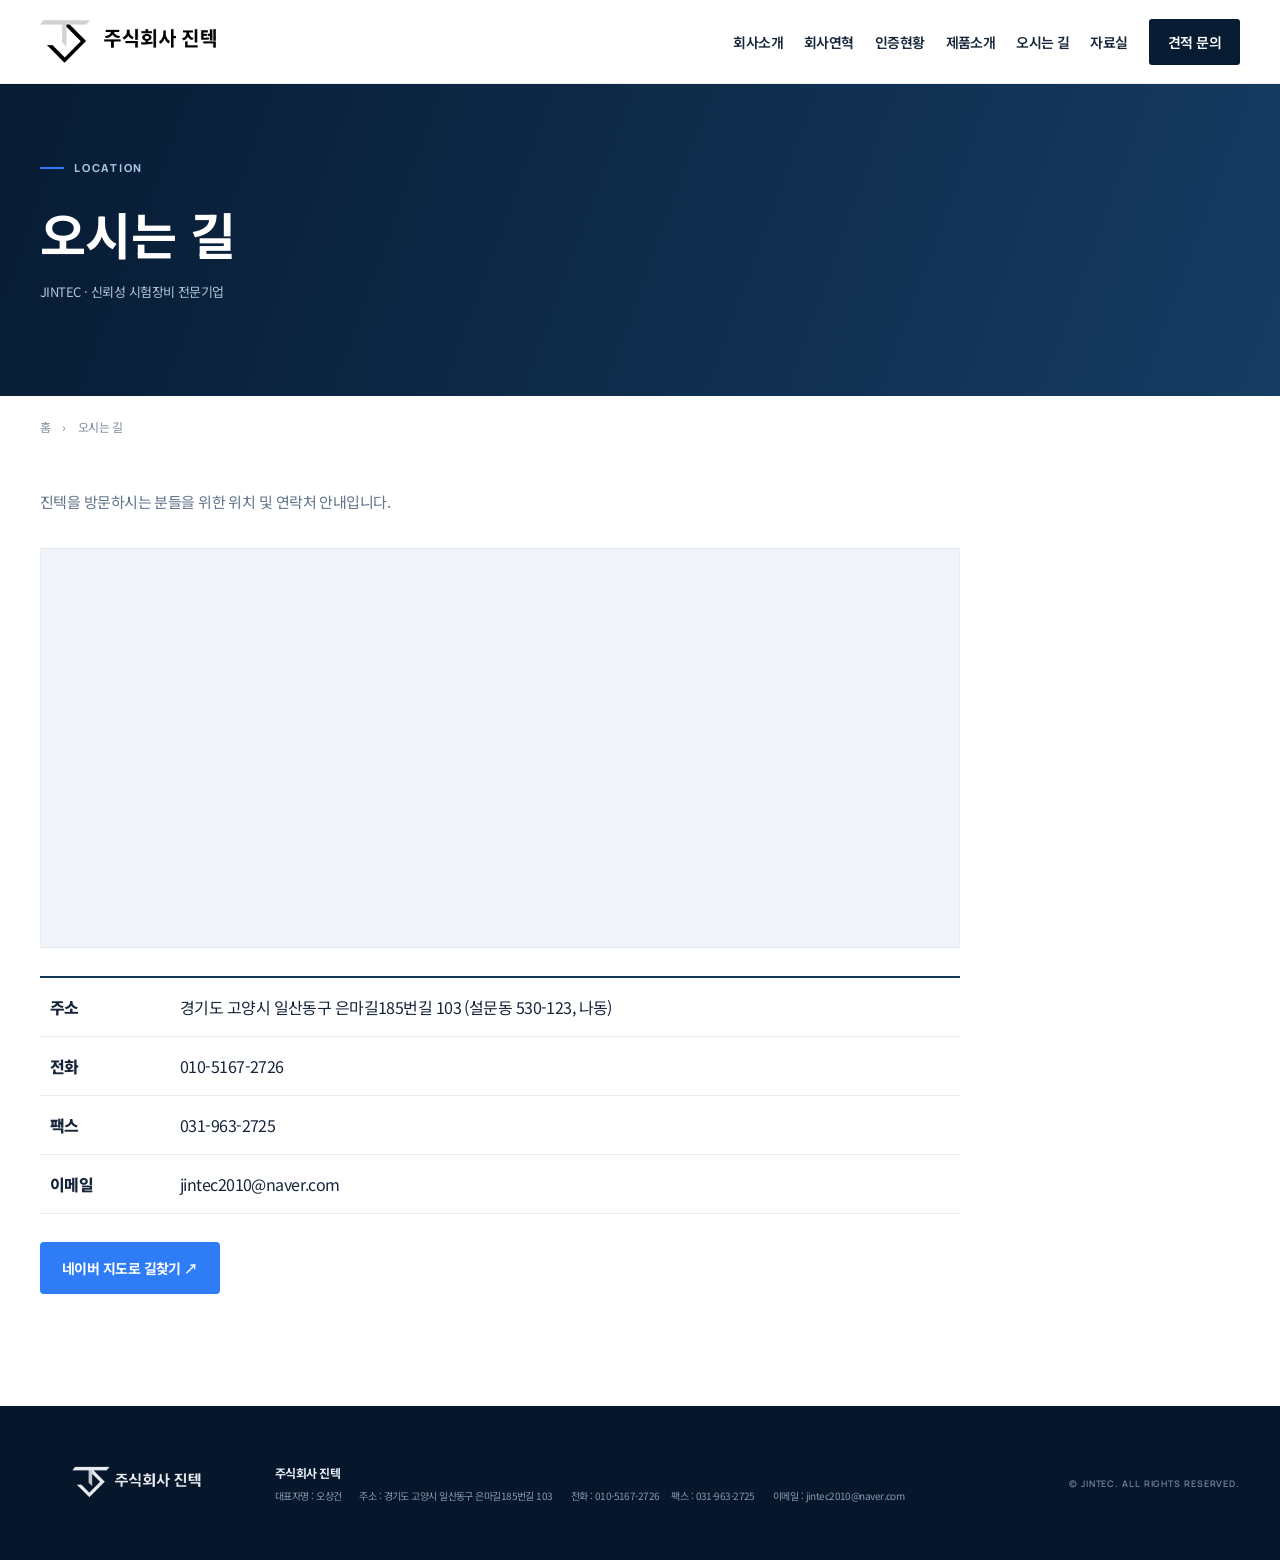
<file: location.html>
<!DOCTYPE html>
<html lang="ko">

<head>
  <meta charset="utf-8" />
  <meta content="width=device-width, initial-scale=1" name="viewport" />
  <meta content="#071b33" name="theme-color" />
  <title>오시는 길 | 주식회사 진텍</title>
  <meta content="주식회사 진텍 오시는 길 안내" name="description" />
  <meta content="진텍, JINTEC, 항온항습 챔버, 항온 챔버, 열충격 시험기, 건조기, 항온 룸 챔버" name="keywords" />
  <meta content="website" property="og:type" />
  <meta content="주식회사 진텍 | 신뢰성 시험장비 전문기업" property="og:title" />
  <meta content="시험 환경을 설계하고, 제품의 신뢰성을 높입니다." property="og:description" />
  <meta content="/assets/slide1.jpg" property="og:image" />
  <link href="favicon.svg" rel="icon" type="image/svg+xml" />
  <link href="https://fonts.googleapis.com" rel="preconnect" />
  <link crossorigin="" href="https://fonts.gstatic.com" rel="preconnect" />
  <link href="https://fonts.googleapis.com/css2?family=Noto+Sans+KR:wght@400;500;600;700;800&amp;display=swap"
    rel="stylesheet" />
  <link href="styles.css" rel="stylesheet" />
</head>

<body>
  <div class="topline"></div>
  <header class="site-header" id="top">
    <div class="container header-inner">
      <a aria-label="진텍 홈" class="brand" href="#top">
        <img alt="주식회사 진텍 로고" src="assets/logo.jpg" />
      </a>
      <button aria-expanded="false" aria-label="메뉴 열기"
        class="menu-toggle"><span></span><span></span><span></span></button>
      <nav aria-label="주요 메뉴" class="main-nav"><a href="index.html#company">회사소개</a><a href="history.html">회사연혁</a><a
          href="certifications.html">인증현황</a><a href="index.html#products">제품소개</a><a href="location.html">오시는 길</a><a
          href="index.html#resources">자료실</a><a class="nav-cta" href="index.html#contact">견적 문의</a></nav>
    </div>
  </header>
  <main>
    <section class="inner-banner">
      <div class="container">
        <div class="eyebrow light"><i></i> LOCATION</div>
        <h1>오시는 길</h1>
        <p>JINTEC · 신뢰성 시험장비 전문기업</p>
      </div>
    </section>
    <div class="container inner-breadcrumb"><a href="index.html">홈</a><span>›</span><span>오시는 길</span></div>
    <section class="inner-main section-pad">
      <div class="container inner-layout">
        <article class="inner-body">
          <p class="section-lead">진텍을 방문하시는 분들을 위한 위치 및 연락처 안내입니다.</p>
          <div class="location-map"><iframe loading="lazy" referrerpolicy="no-referrer-when-downgrade"
              src="https://www.google.com/maps/embed?pb=!1m5!3m3!1m2!1s0x357c91ec38f7eae5%3A0xc1d84321dc501c40!2z6rK96riw64-EIOqzoOyWkeyLnCDsnbzsgrDrj5nqtawg7J2A66eI6ri4MTg167KI6ri4IDEwMw!5e0!3m2!1sko!2skr!4v1794530860927!5m2!1sko!2skr"
              title="진텍 위치 지도"></iframe></div>
          <dl class="location-data">
            <div>
              <dt>주소</dt>
              <dd>경기도 고양시 일산동구 은마길185번길 103 (설문동 530-123, 나동)</dd>
            </div>
            <div>
              <dt>전화</dt>
              <dd><a href="tel:01051672726">010-5167-2726</a></dd>
            </div>
            <div>
              <dt>팩스</dt>
              <dd>031-963-2725</dd>
            </div>
            <div>
              <dt>이메일</dt>
              <dd><a href="mailto:jintec2010@naver.com">jintec2010@naver.com</a></dd>
            </div>
          </dl><a class="btn btn-primary"
            href="https://naver.me/Fnshkubf"
            rel="noopener" target="_blank">네이버 지도로 길찾기 ↗</a>
        </article>
      </div>
    </section>
  </main>
  <footer class="site-footer">
    <div class="container footer-inner">
      <div class="footer-brand"><img alt="주식회사 진텍" src="assets/logo_remove_background.png" />
      </div>
      <div class="footer-info"><strong>주식회사 진텍</strong><span>대표자명 : 오상건</span><span>주소 : 경기도 고양시 일산동구 은마길185번길 103</span><span>전화 : 010-5167-2726　 팩스 : 031-963-2725</span><span>이메일 : jintec2010@naver.com</span></div>
      <div class="copyright">© JINTEC. ALL RIGHTS RESERVED.</div>
    </div>
  </footer><a aria-label="맨 위로" class="back-top" href="#top">↑</a>
  <script src="script.js"></script>
</body>

</html>
</file>
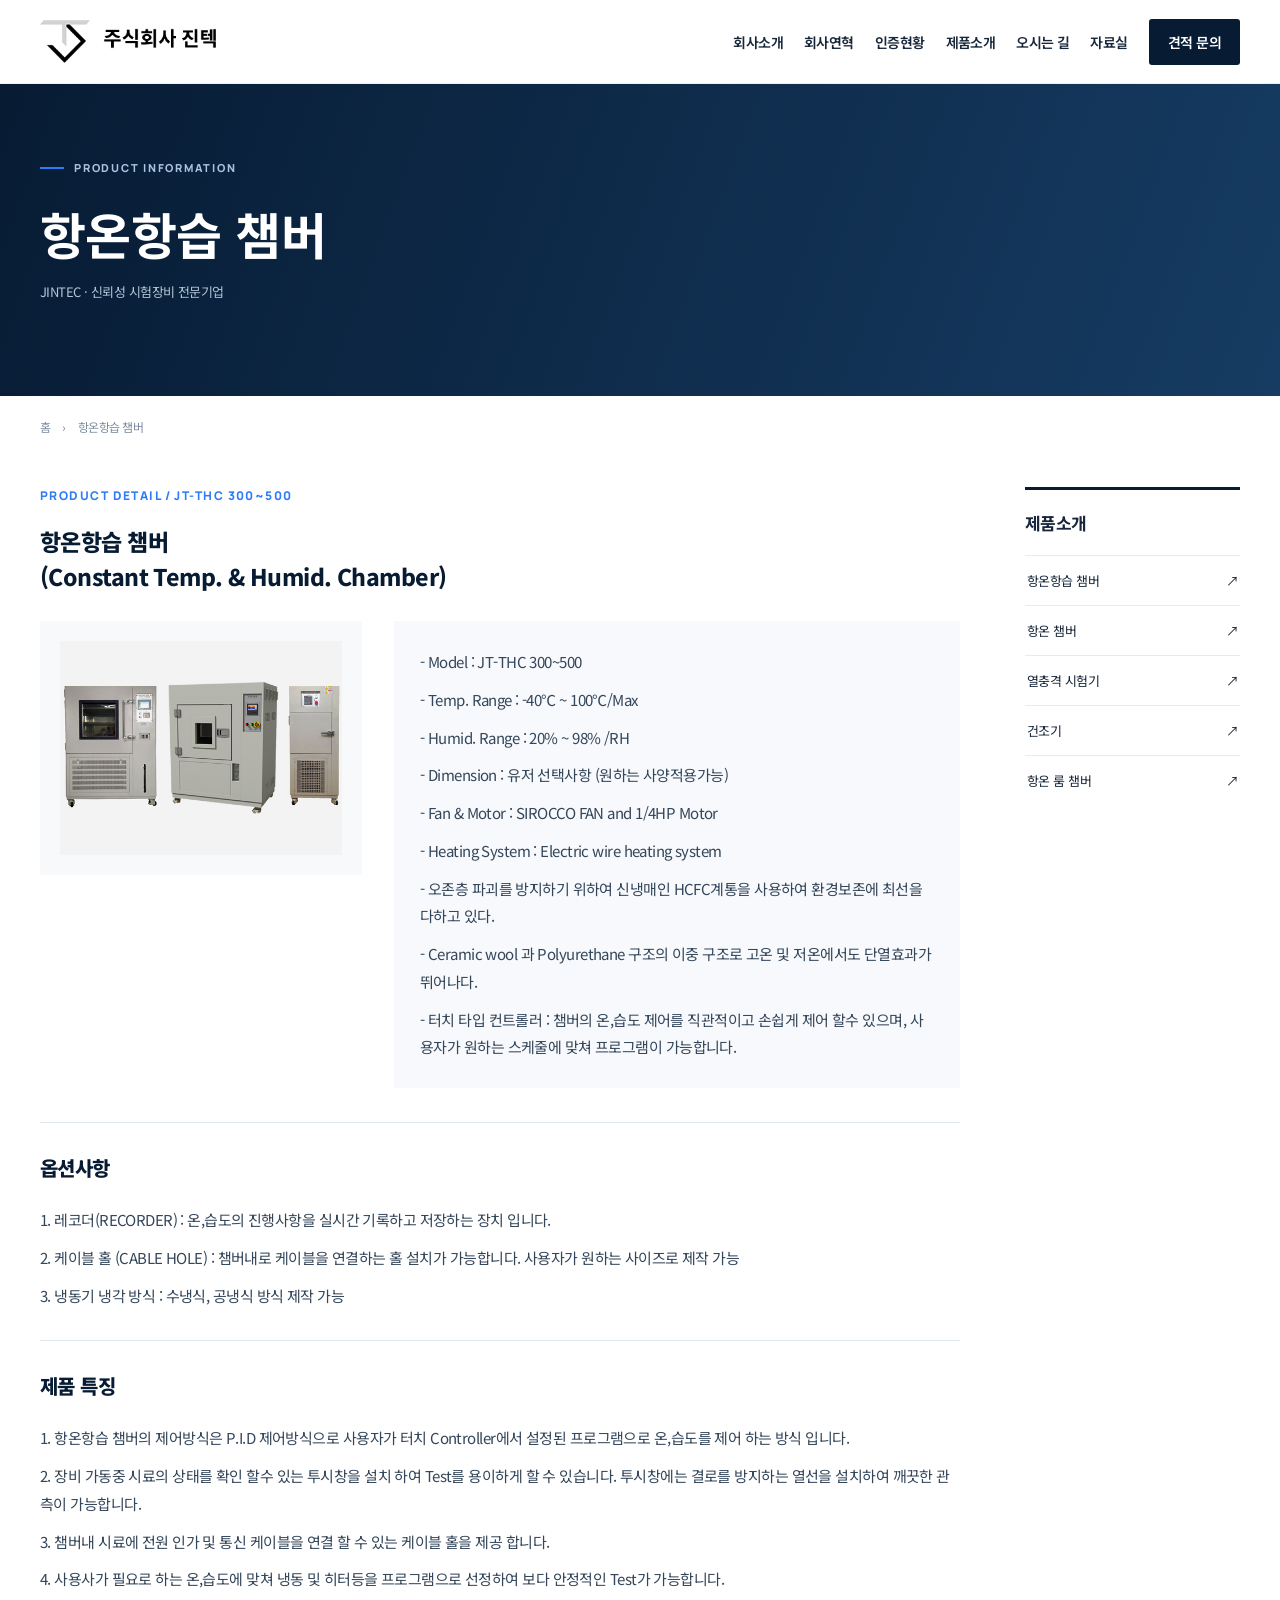
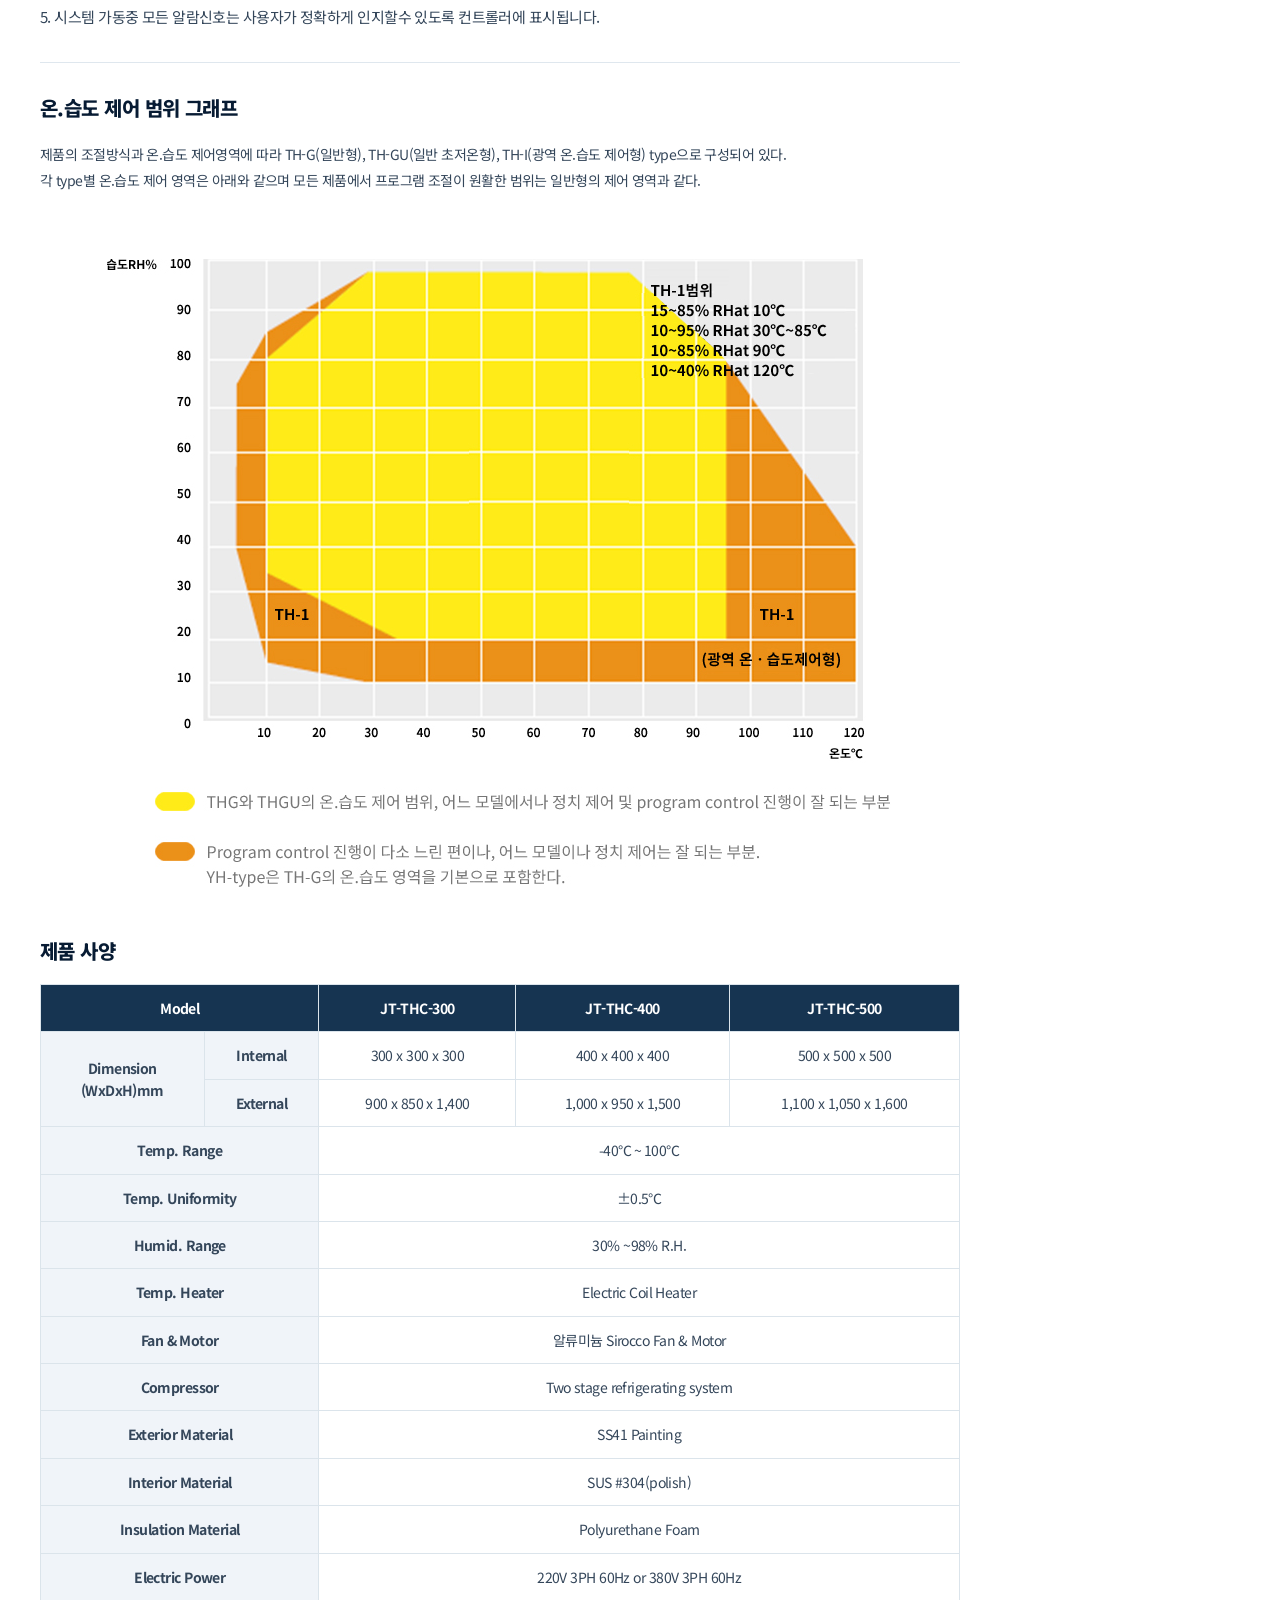
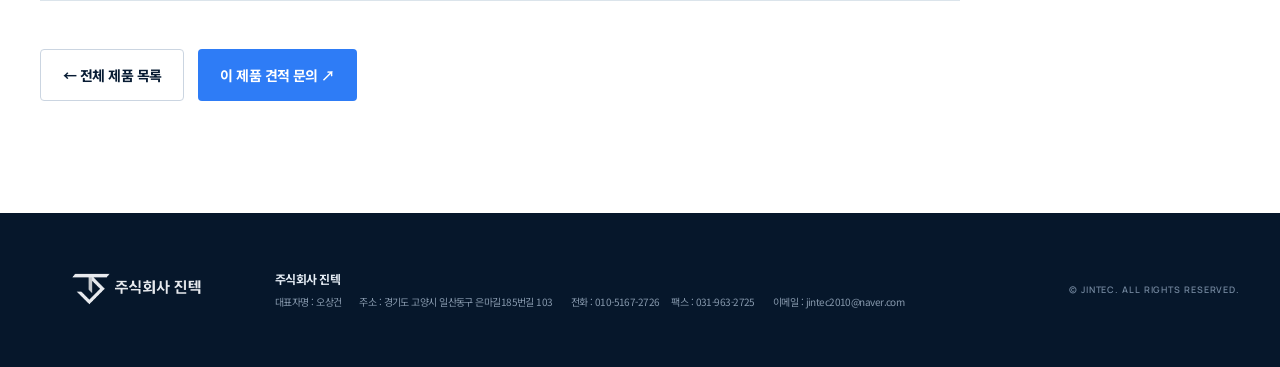
<file: sub2_1.html>
<!DOCTYPE html>
<html lang="ko">

<head>
    <meta charset="utf-8" />
    <meta content="width=device-width, initial-scale=1" name="viewport" />
    <meta content="#071b33" name="theme-color" />
    <title>항온항습 챔버 | 주식회사 진텍</title>
    <meta content="항온항습 챔버 제품 상세정보, 옵션사항, 제품 특징, 제품 사양표" name="description" />
    <meta content="진텍, JINTEC, 항온항습 챔버, 항온 챔버, 열충격 시험기, 건조기, 항온 룸 챔버" name="keywords" />
    <meta content="website" property="og:type" />
    <meta content="주식회사 진텍 | 신뢰성 시험장비 전문기업" property="og:title" />
    <meta content="시험 환경을 설계하고, 제품의 신뢰성을 높입니다." property="og:description" />
    <meta content="/assets/slide1.jpg" property="og:image" />
    <link href="favicon.svg" rel="icon" type="image/svg+xml" />
    <link href="https://fonts.googleapis.com" rel="preconnect" />
    <link crossorigin="" href="https://fonts.gstatic.com" rel="preconnect" />
    <link href="https://fonts.googleapis.com/css2?family=Noto+Sans+KR:wght@400;500;600;700;800&amp;display=swap"
        rel="stylesheet" />
    <link href="styles.css" rel="stylesheet" />
</head>

<body>
    <div class="topline"></div>
    <header class="site-header" id="top">
        <div class="container header-inner">
            <a aria-label="진텍 홈" class="brand" href="#top">
                <img alt="주식회사 진텍 로고" src="assets/logo.jpg" />
            </a>
            <button aria-expanded="false" aria-label="메뉴 열기"
                class="menu-toggle"><span></span><span></span><span></span></button>
            <nav aria-label="주요 메뉴" class="main-nav"><a href="index.html#company">회사소개</a><a
                    href="history.html">회사연혁</a><a href="certifications.html">인증현황</a><a
                    href="index.html#products">제품소개</a><a href="location.html">오시는 길</a><a
                    href="index.html#resources">자료실</a><a class="nav-cta" href="index.html#contact">견적 문의</a></nav>
        </div>
    </header>
    <main>
        <section class="inner-banner">
            <div class="container">
                <div class="eyebrow light"><i></i> PRODUCT INFORMATION</div>
                <h1>항온항습 챔버</h1>
                <p>JINTEC · 신뢰성 시험장비 전문기업</p>
            </div>
        </section>
        <div class="container inner-breadcrumb"><a href="index.html">홈</a><span>›</span><span>항온항습 챔버</span></div>
        <section class="inner-main section-pad">
            <div class="container inner-layout">
                <article class="inner-body">
                    <div class="product-page-label">PRODUCT DETAIL / JT-THC 300~500</div>
                    <div class="original-content">
                        <div class="sub2_1">
                            <div class="box">
                                <p class="head">항온항습 챔버 <br class="" />(Constant Temp. &amp; Humid. Chamber)</p>
                                <div class="con1 wow fadeIn">
                                    <div class="img"><img alt="" class="NO-CACHE" loading="lazy"
                                            src="assets/sub2_1_img1.jpg" /></div>
                                    <div class="txt">
                                        <ul>
                                            <li>- Model : JT-THC 300~500</li>
                                            <li>- Temp. Range : -40℃ ~ 100℃/Max</li>
                                            <li>- Humid. Range : 20% ~ 98% /RH</li>
                                            <li>- Dimension : 유저 선택사항 (원하는 사양적용가능)</li>
                                            <li>- Fan &amp; Motor : SIROCCO FAN and 1/4HP Motor</li>
                                            <li>- Heating System : Electric wire heating system</li>
                                            <li>- 오존층 파괴를 방지하기 위하여 신냉매인 HCFC계통을 사용하여 환경보존에 최선을 다하고 있다.</li>
                                            <li>- Ceramic wool 과 Polyurethane 구조의 이중 구조로 고온 및 저온에서도 단열효과가 뛰어나다.</li>
                                            <li>- 터치 타입 컨트롤러 : 챔버의 온,습도 제어를 직관적이고 손쉽게 제어 할수 있으며, 사용자가 원하는 스케줄에 맞쳐 프로그램이
                                                가능합니다.</li>
                                        </ul>
                                    </div>
                                </div>
                                <div class="con2 wow fadeIn">
                                    <div>
                                        <p class="bold">옵션사항</p>
                                        <ul>
                                            <li>1. 레코더(RECORDER) : 온,습도의 진행사항을 실시간 기록하고 저장하는 장치 입니다.</li>
                                            <li>2. 케이블 홀 (CABLE HOLE) : 챔버내로 케이블을 연결하는 홀 설치가 가능합니다. 사용자가 원하는 사이즈로 제작 가능
                                            </li>
                                            <li>3. 냉동기 냉각 방식 : 수냉식, 공냉식 방식 제작 가능</li>
                                        </ul>
                                    </div>
                                    <div>
                                        <p class="bold">제품 특징</p>
                                        <ul>
                                            <li>1. <span>항온항습 챔버의 제어방식은 P.I.D 제어방식으로 사용자가 터치 Controller에서 설정된 프로그램으로
                                                    온,습도</span>를 제어 하는 방식 입니다.</li>
                                            <li>2. 장비 가동중 시료의 상태를 확인 할수 있는 투시창을 설치 하여 Test를 용이하게 할 수 있습니다. 투시창에는 결로를
                                                방지하는 열선을 설치하여 깨끗한 관측이 가능합니다.</li>
                                            <li>3. 챔버내 시료에 전원 인가 및 통신 케이블을 연결 할 수 있는 케이블 홀을 제공 합니다.</li>
                                            <li>4. 사용사가 필요로 하는 온,습도에 맞쳐 냉동 및 히터등을 프로그램으로 선정하여 보다 안정적인 Test가 가능합니다.</li>
                                            <li>5. 시스템 가동중 모든 알람신호는 사용자가 정확하게 인지할수 있도록 컨트롤러에 표시됩니다.</li>
                                        </ul>
                                    </div>
                                    <div>
                                        <p class="bold">온.습도 제어 범위 그래프</p>
                                        <p class="normal">
                                            제품의 조절방식과 온.습도 제어영역에 따라 TH-G(일반형), TH-GU(일반 초저온형), TH-I(광역 온.습도 제어형) type으로
                                            구성되어 있다. <br class="" />각 type별 온.습도 제어 영역은 아래와 같으며 모든 제품에서 프로그램 조절이 원활한 범위는
                                            일반형의 제어 영역과 같다.
                                        </p>
                                    </div>
                                </div>
                                <div class="con3 wow fadeIn">
                                    <img alt="" loading="lazy" src="assets/sub2_1_img2.jpg" />
                                </div>
                                <div class="con4 wow fadeIn">
                                    <p class="table_head">제품 사양</p>
                                    <div class="table">
                                        <div class="arrow"><img alt="" class="mo_down" loading="lazy"
                                                src="assets/arrow_hand.png" /></div>
                                        <table class="tg">
                                            <thead>
                                                <tr>
                                                    <th colspan="2">Model</th>
                                                    <th>JT-THC-300</th>
                                                    <th>JT-THC-400</th>
                                                    <th>JT-THC-500</th>
                                                </tr>
                                            </thead>
                                            <tbody>
                                                <tr>
                                                    <td class="gray" rowspan="2">Dimension<br />(WxDxH)mm</td>
                                                    <td class="gray center">Internal</td>
                                                    <td>300 x 300 x 300</td>
                                                    <td>400 x 400 x 400</td>
                                                    <td>500 x 500 x 500</td>
                                                </tr>
                                                <tr>
                                                    <td class="gray center">External</td>
                                                    <td>900 x 850 x 1,400</td>
                                                    <td>1,000 x 950 x 1,500</td>
                                                    <td>1,100 x 1,050 x 1,600</td>
                                                </tr>
                                                <tr>
                                                    <td class="gray" colspan="2">Temp. Range</td>
                                                    <td colspan="3">-40℃ ~ 100℃</td>
                                                </tr>
                                                <tr>
                                                    <td class="gray" colspan="2">Temp. Uniformity</td>
                                                    <td colspan="3">±0.5℃</td>
                                                </tr>
                                                <tr>
                                                    <td class="gray" colspan="2">Humid. Range</td>
                                                    <td colspan="3">30% ~98% R.H.</td>
                                                </tr>
                                                <tr>
                                                    <td class="gray" colspan="2">Temp. Heater</td>
                                                    <td colspan="3">Electric Coil Heater</td>
                                                </tr>
                                                <tr>
                                                    <td class="gray" colspan="2">Fan &amp; Motor</td>
                                                    <td colspan="3">알류미늄 Sirocco Fan &amp; Motor</td>
                                                </tr>
                                                <tr>
                                                    <td class="gray" colspan="2">Compressor</td>
                                                    <td colspan="3">Two stage refrigerating system</td>
                                                </tr>
                                                <tr>
                                                    <td class="gray" colspan="2">Exterior Material</td>
                                                    <td colspan="3">SS41 Painting</td>
                                                </tr>
                                                <tr>
                                                    <td class="gray" colspan="2">Interior Material</td>
                                                    <td colspan="3">SUS #304(polish)</td>
                                                </tr>
                                                <tr>
                                                    <td class="gray" colspan="2">Insulation Material</td>
                                                    <td colspan="3">Polyurethane Foam</td>
                                                </tr>
                                                <tr>
                                                    <td class="gray" colspan="2">Electric Power</td>
                                                    <td colspan="3">220V 3PH 60Hz or 380V 3PH 60Hz</td>
                                                </tr>
                                            </tbody>
                                        </table>
                                    </div>
                                </div>
                            </div>
                        </div>
                    </div>
                    <div class="detail-bottom-actions"><a class="btn btn-outline" href="index.html#products">← 전체 제품
                            목록</a><a class="btn btn-primary" href="index.html#contact">이 제품 견적 문의 ↗</a></div>
                </article>
                <aside class="inner-aside">
                    <h2>제품소개</h2><a href="sub2_1.html">항온항습 챔버<span>↗</span></a><a href="sub2_2.html">항온
                        챔버<span>↗</span></a><a href="sub2_3.html">열충격 시험기<span>↗</span></a><a
                        href="sub2_4.html">건조기<span>↗</span></a><a href="sub2_5.html">항온 룸 챔버<span>↗</span></a>
                </aside>
            </div>
        </section>
    </main>
    <footer class="site-footer">
        <div class="container footer-inner">
            <div class="footer-brand"><img alt="주식회사 진텍" src="assets/logo_remove_background.png" />
            </div>
            <div class="footer-info"><strong>주식회사 진텍</strong><span>대표자명 : 오상건</span><span>주소 : 경기도 고양시 일산동구 은마길185번길 103</span><span>전화 : 010-5167-2726　 팩스 : 031-963-2725</span><span>이메일 : jintec2010@naver.com</span>
            </div>
            <div class="copyright">© JINTEC. ALL RIGHTS RESERVED.</div>
        </div>
    </footer><a aria-label="맨 위로" class="back-top" href="#top">↑</a>
    <script src="script.js"></script>
</body>

</html>
</file>
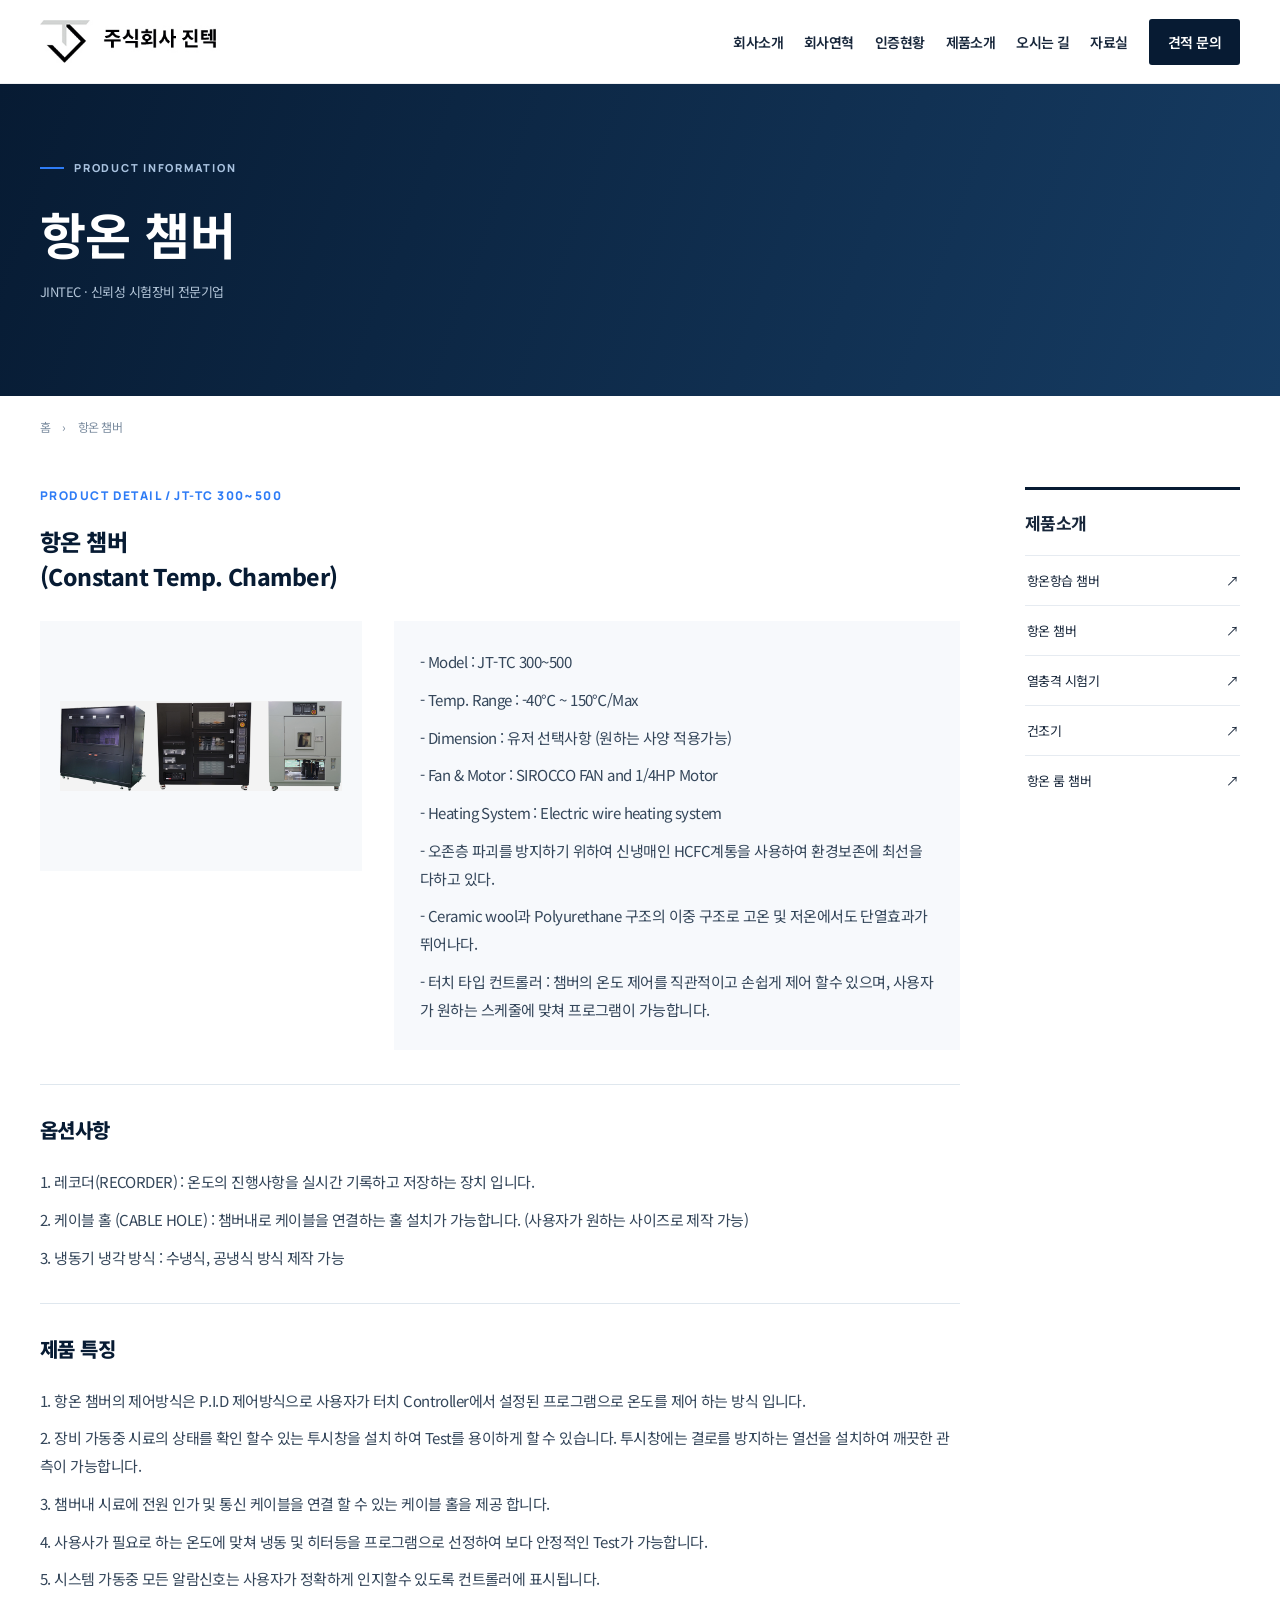
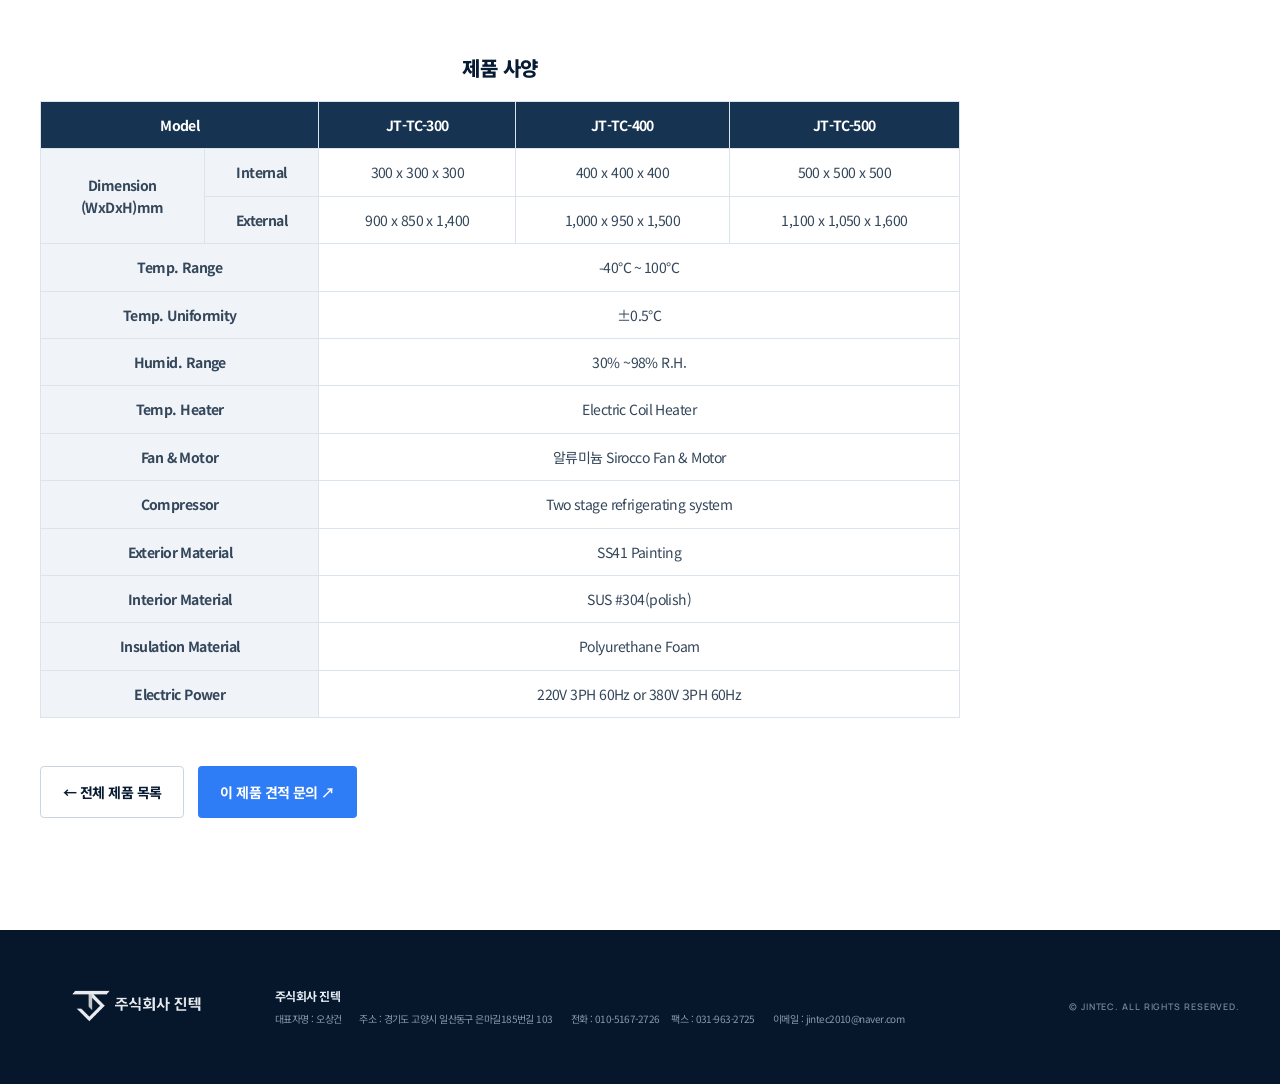
<file: sub2_2.html>
<!DOCTYPE html>
<html lang="ko">

<head>
  <meta charset="utf-8" />
  <meta content="width=device-width, initial-scale=1" name="viewport" />
  <meta content="#071b33" name="theme-color" />
  <title>항온 챔버 | 주식회사 진텍</title>
  <meta content="항온 챔버 제품 상세정보, 옵션사항, 제품 특징, 제품 사양표" name="description" />
  <meta content="진텍, JINTEC, 항온항습 챔버, 항온 챔버, 열충격 시험기, 건조기, 항온 룸 챔버" name="keywords" />
  <meta content="website" property="og:type" />
  <meta content="주식회사 진텍 | 신뢰성 시험장비 전문기업" property="og:title" />
  <meta content="시험 환경을 설계하고, 제품의 신뢰성을 높입니다." property="og:description" />
  <meta content="/assets/slide1.jpg" property="og:image" />
  <link href="favicon.svg" rel="icon" type="image/svg+xml" />
  <link href="https://fonts.googleapis.com" rel="preconnect" />
  <link crossorigin="" href="https://fonts.gstatic.com" rel="preconnect" />
  <link href="https://fonts.googleapis.com/css2?family=Noto+Sans+KR:wght@400;500;600;700;800&amp;display=swap"
    rel="stylesheet" />
  <link href="styles.css" rel="stylesheet" />
</head>

<body>
  <div class="topline"></div>
  <header class="site-header" id="top">
    <div class="container header-inner">
      <a aria-label="진텍 홈" class="brand" href="#top">
        <img alt="주식회사 진텍 로고" src="assets/logo.jpg" />
      </a>
      <button aria-expanded="false" aria-label="메뉴 열기"
        class="menu-toggle"><span></span><span></span><span></span></button>
      <nav aria-label="주요 메뉴" class="main-nav"><a href="index.html#company">회사소개</a><a href="history.html">회사연혁</a><a
          href="certifications.html">인증현황</a><a href="index.html#products">제품소개</a><a href="location.html">오시는 길</a><a
          href="index.html#resources">자료실</a><a class="nav-cta" href="index.html#contact">견적 문의</a></nav>
    </div>
  </header>
  <main>
    <section class="inner-banner">
      <div class="container">
        <div class="eyebrow light"><i></i> PRODUCT INFORMATION</div>
        <h1>항온 챔버</h1>
        <p>JINTEC · 신뢰성 시험장비 전문기업</p>
      </div>
    </section>
    <div class="container inner-breadcrumb"><a href="index.html">홈</a><span>›</span><span>항온 챔버</span></div>
    <section class="inner-main section-pad">
      <div class="container inner-layout">
        <article class="inner-body">
          <div class="product-page-label">PRODUCT DETAIL / JT-TC 300~500</div>
          <div class="original-content">
            <div class="sub2_2">
              <div class="box">
                <p class="head">항온 챔버 <br class="" />(Constant Temp. Chamber)</p>
                <div class="con1 wow fadeIn">
                  <div class="img"><img alt="" loading="lazy" src="assets/sub2_2_img.jpg" /></div>
                  <div class="txt">
                    <div>
                      <ul>
                        <li>- Model : JT-TC 300~500</li>
                        <li>- Temp. Range : -40℃ ~ 150℃/Max</li>
                        <li>- Dimension : 유저 선택사항 (원하는 사양 적용가능)</li>
                        <li>- Fan &amp; Motor : SIROCCO FAN and 1/4HP Motor</li>
                        <li>- Heating System : Electric wire heating system</li>
                      </ul>
                    </div>
                    <div>
                      <ul>
                        <li>- 오존층 파괴를 방지하기 위하여 신냉매인 HCFC계통을 사용하여 환경보존에 최선을 다하고 있다.</li>
                        <li>- Ceramic wool과 Polyurethane 구조의 이중 구조로 고온 및 저온에서도 단열효과가 뛰어나다.</li>
                        <li>- 터치 타입 컨트롤러 : 챔버의 온도 제어를 직관적이고 손쉽게 제어 할수 있으며, 사용자가 원하는 스케줄에 맞쳐 프로그램이 가능합니다.</li>
                      </ul>
                    </div>
                  </div>
                </div>
                <div class="con2 wow fadeIn">
                  <div>
                    <p class="bold">옵션사항</p>
                    <ul>
                      <li>1. 레코더(RECORDER) : 온도의 진행사항을 실시간 기록하고 저장하는 장치 입니다.</li>
                      <li>2. 케이블 홀 (CABLE HOLE) : 챔버내로 케이블을 연결하는 홀 설치가 가능합니다. (사용자가 원하는 사이즈로 제작 가능)</li>
                      <li>3. 냉동기 냉각 방식 : 수냉식, 공냉식 방식 제작 가능</li>
                    </ul>
                  </div>
                  <div>
                    <p class="bold">제품 특징</p>
                    <ul>
                      <li>1. <span>항온 챔버의 제어방식은 P.I.D 제어방식으로 사용자가 터치 Controller에서 설정된 프로그램으로 온도</span>를 제어 하는 방식 입니다.
                      </li>
                      <li>2. 장비 가동중 시료의 상태를 확인 할수 있는 투시창을 설치 하여 Test를 용이하게 할 수 있습니다. 투시창에는 결로를 방지하는 열선을 설치하여 깨끗한 관측이
                        가능합니다.</li>
                      <li>3. 챔버내 시료에 전원 인가 및 통신 케이블을 연결 할 수 있는 케이블 홀을 제공 합니다.</li>
                      <li>4. 사용사가 필요로 하는 온도에 맞쳐 냉동 및 히터등을 프로그램으로 선정하여 보다 안정적인 Test가 가능합니다.</li>
                      <li>5. 시스템 가동중 모든 알람신호는 사용자가 정확하게 인지할수 있도록 컨트롤러에 표시됩니다.</li>
                    </ul>
                  </div>
                </div>
                <div class="con3 wow fadeIn">
                  <p class="table_head">제품 사양</p>
                  <div class="table">
                    <div class="arrow"><img alt="" class="mo_down" loading="lazy" src="assets/arrow_hand.png" /></div>
                    <table class="tg">
                      <thead>
                        <tr>
                          <th colspan="2">Model</th>
                          <th>JT-TC-300</th>
                          <th>JT-TC-400</th>
                          <th>JT-TC-500</th>
                        </tr>
                      </thead>
                      <tbody>
                        <tr>
                          <td class="gray" rowspan="2">Dimension<br />(WxDxH)mm</td>
                          <td class="gray center">Internal</td>
                          <td>300 x 300 x 300</td>
                          <td>400 x 400 x 400</td>
                          <td>500 x 500 x 500</td>
                        </tr>
                        <tr>
                          <td class="gray center">External</td>
                          <td>900 x 850 x 1,400</td>
                          <td>1,000 x 950 x 1,500</td>
                          <td>1,100 x 1,050 x 1,600</td>
                        </tr>
                        <tr>
                          <td class="gray" colspan="2">Temp. Range</td>
                          <td colspan="3">-40℃ ~ 100℃</td>
                        </tr>
                        <tr>
                          <td class="gray" colspan="2">Temp. Uniformity</td>
                          <td colspan="3">±0.5℃</td>
                        </tr>
                        <tr>
                          <td class="gray" colspan="2">Humid. Range</td>
                          <td colspan="3">30% ~98% R.H.</td>
                        </tr>
                        <tr>
                          <td class="gray" colspan="2">Temp. Heater</td>
                          <td colspan="3">Electric Coil Heater</td>
                        </tr>
                        <tr>
                          <td class="gray" colspan="2">Fan &amp; Motor</td>
                          <td colspan="3">알류미늄 Sirocco Fan &amp; Motor</td>
                        </tr>
                        <tr>
                          <td class="gray" colspan="2">Compressor</td>
                          <td colspan="3">Two stage refrigerating system</td>
                        </tr>
                        <tr>
                          <td class="gray" colspan="2">Exterior Material</td>
                          <td colspan="3">SS41 Painting</td>
                        </tr>
                        <tr>
                          <td class="gray" colspan="2">Interior Material</td>
                          <td colspan="3">SUS #304(polish)</td>
                        </tr>
                        <tr>
                          <td class="gray" colspan="2">Insulation Material</td>
                          <td colspan="3">Polyurethane Foam</td>
                        </tr>
                        <tr>
                          <td class="gray" colspan="2">Electric Power</td>
                          <td colspan="3">220V 3PH 60Hz or 380V 3PH 60Hz</td>
                        </tr>
                      </tbody>
                    </table>
                  </div>
                </div>
              </div>
            </div>
          </div>
          <div class="detail-bottom-actions"><a class="btn btn-outline" href="index.html#products">← 전체 제품 목록</a><a
              class="btn btn-primary" href="index.html#contact">이 제품 견적 문의 ↗</a></div>
        </article>
        <aside class="inner-aside">
          <h2>제품소개</h2><a href="sub2_1.html">항온항습 챔버<span>↗</span></a><a href="sub2_2.html">항온 챔버<span>↗</span></a><a
            href="sub2_3.html">열충격 시험기<span>↗</span></a><a href="sub2_4.html">건조기<span>↗</span></a><a
            href="sub2_5.html">항온 룸 챔버<span>↗</span></a>
        </aside>
      </div>
    </section>
  </main>
  <footer class="site-footer">
    <div class="container footer-inner">
      <div class="footer-brand"><img alt="주식회사 진텍" src="assets/logo_remove_background.png" />
      </div>
      <div class="footer-info"><strong>주식회사 진텍</strong><span>대표자명 : 오상건</span><span>주소 : 경기도 고양시 일산동구 은마길185번길 103</span><span>전화 : 010-5167-2726　 팩스 : 031-963-2725</span><span>이메일 : jintec2010@naver.com</span></div>
      <div class="copyright">© JINTEC. ALL RIGHTS RESERVED.</div>
    </div>
  </footer><a aria-label="맨 위로" class="back-top" href="#top">↑</a>
  <script src="script.js"></script>
</body>

</html>
</file>
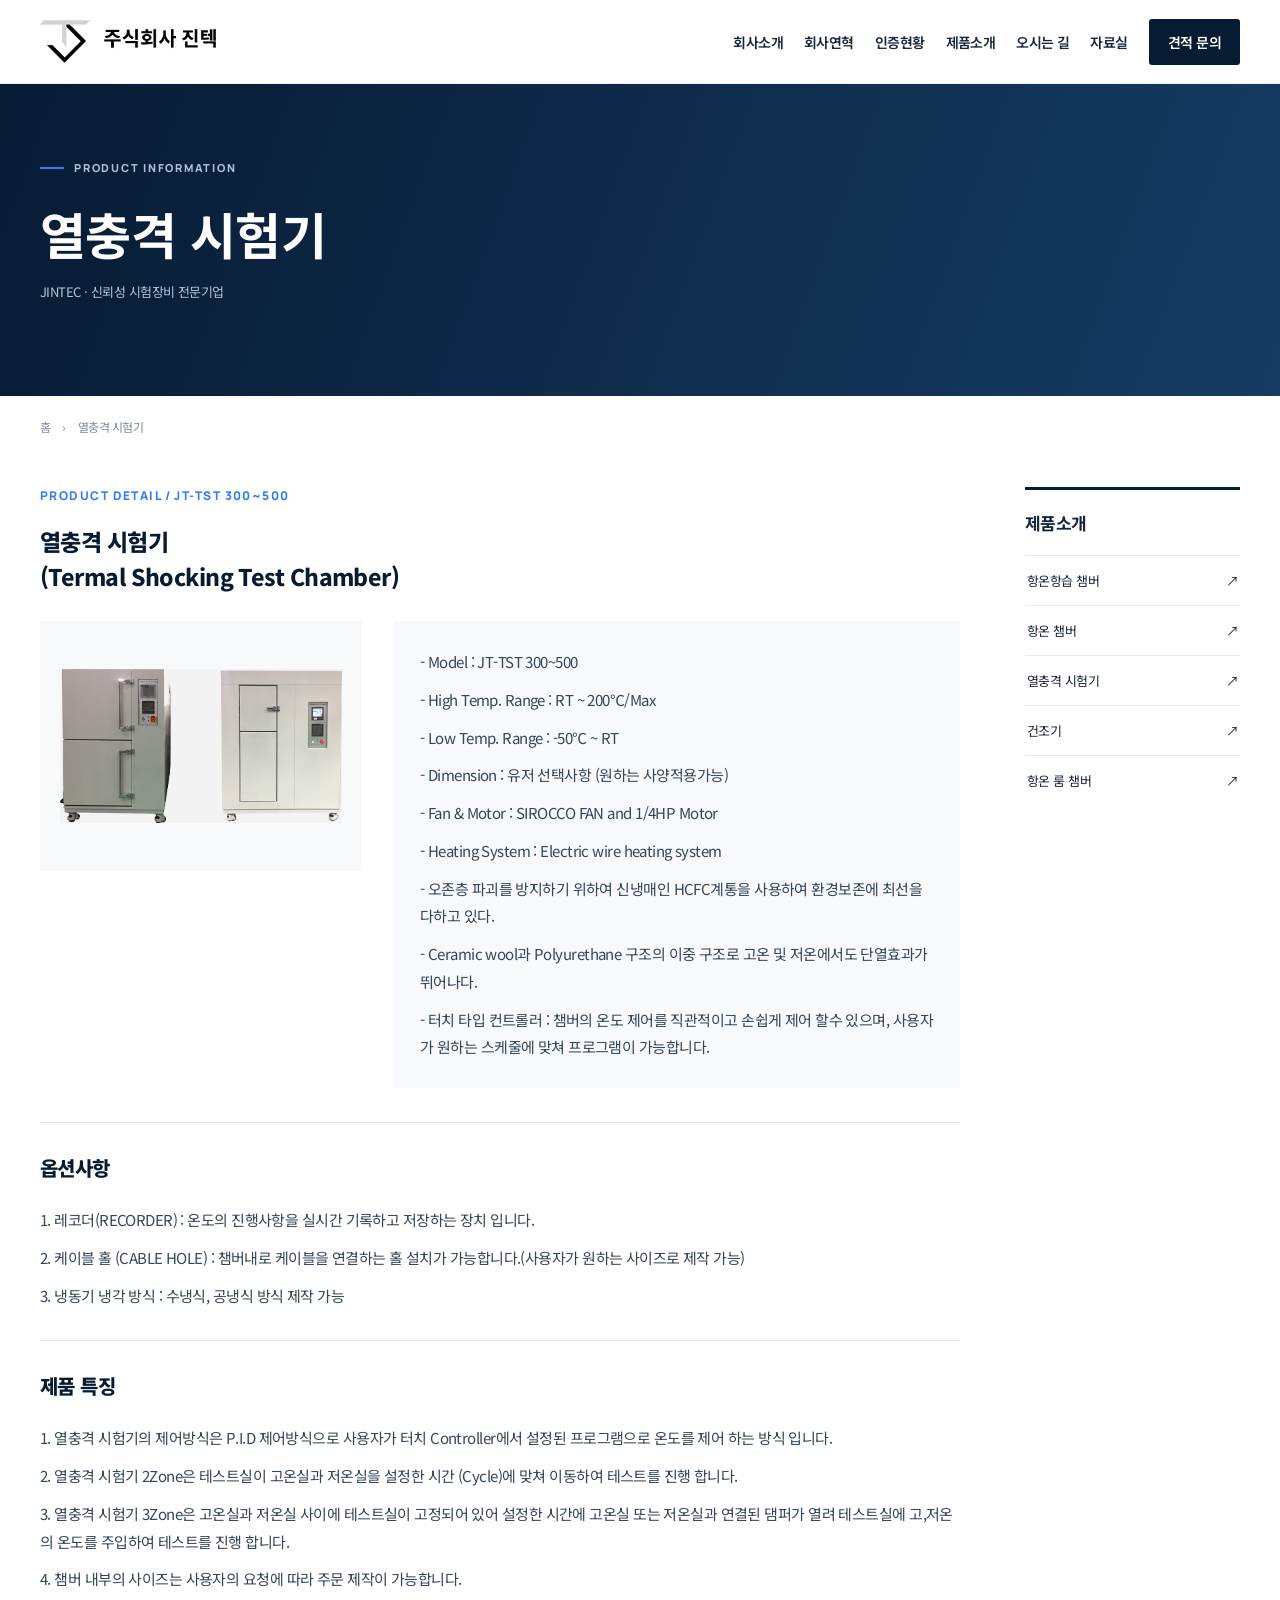
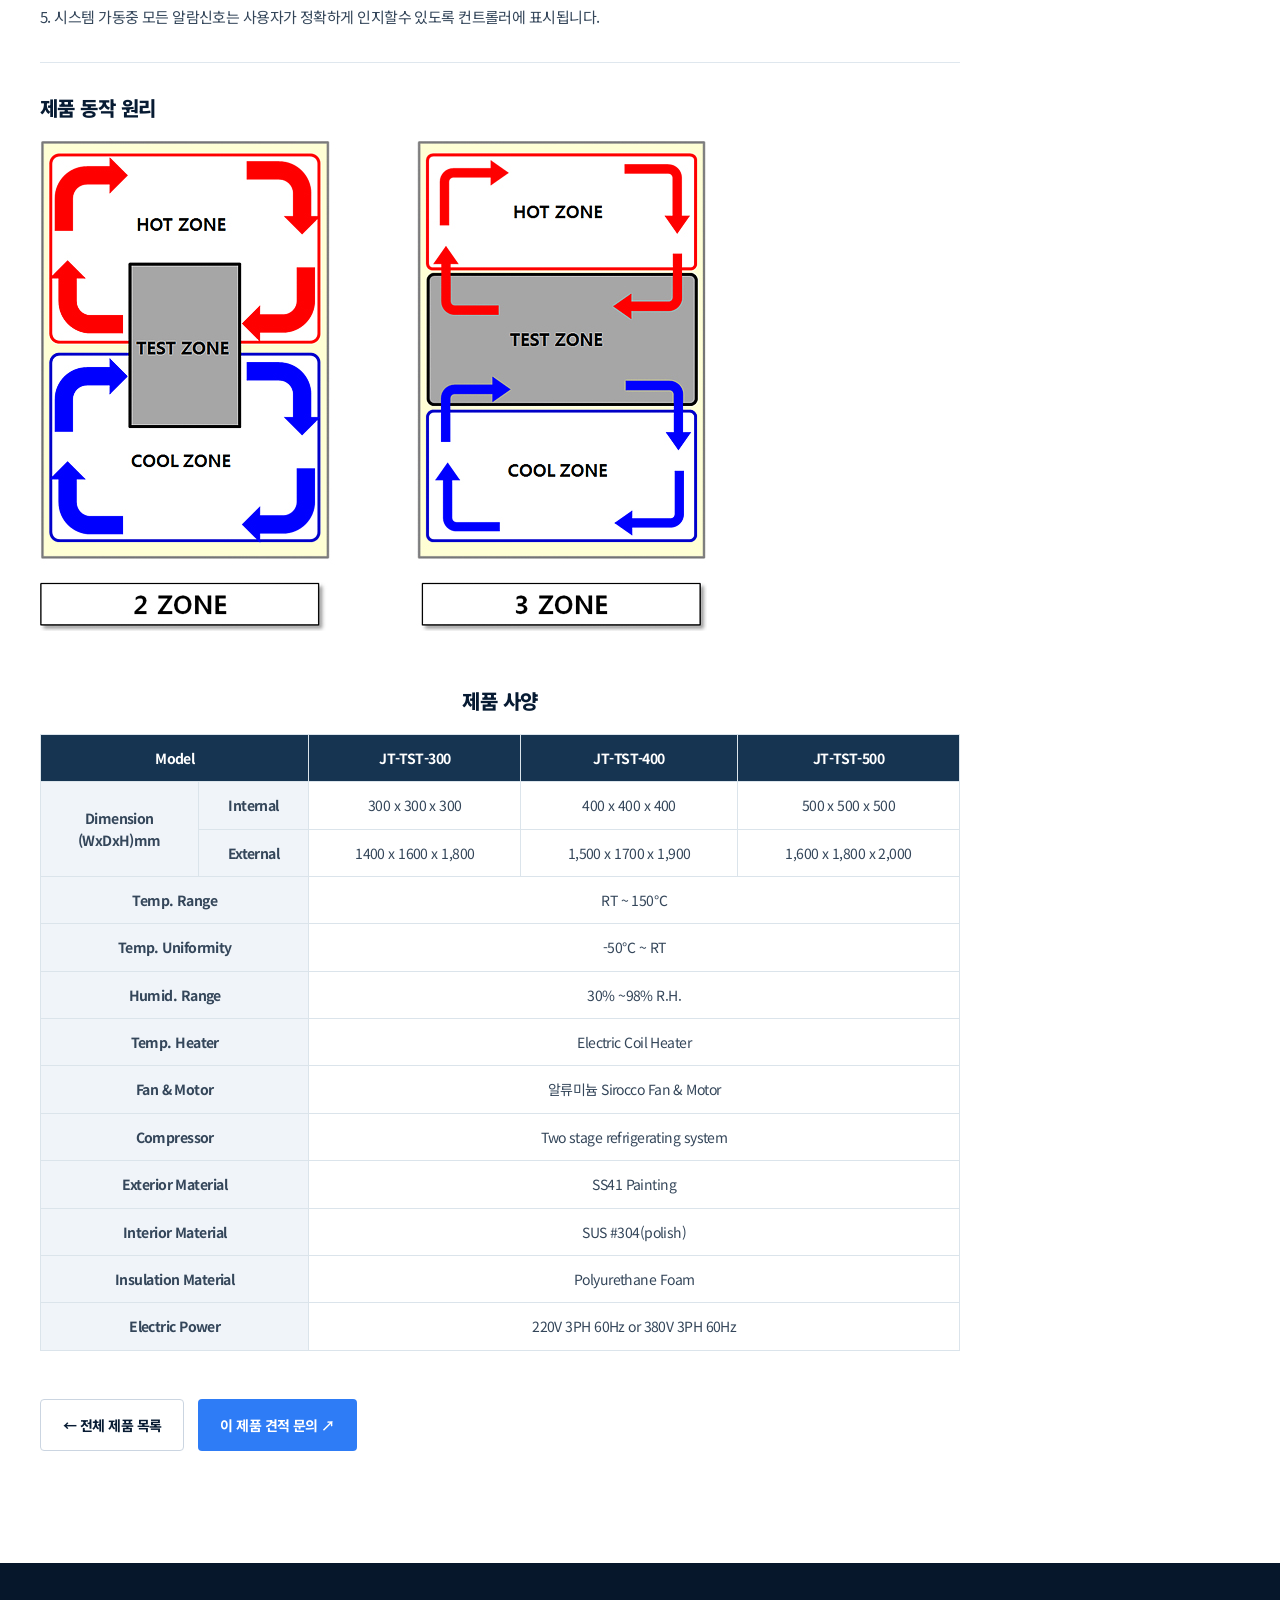
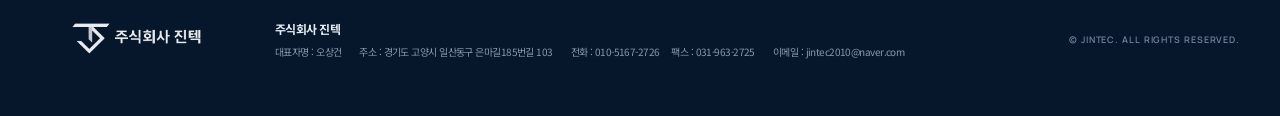
<file: sub2_3.html>
<!DOCTYPE html>
<html lang="ko">

<head>
  <meta charset="utf-8" />
  <meta content="width=device-width, initial-scale=1" name="viewport" />
  <meta content="#071b33" name="theme-color" />
  <title>열충격 시험기 | 주식회사 진텍</title>
  <meta content="열충격 시험기 제품 상세정보, 옵션사항, 제품 특징, 제품 사양표" name="description" />
  <meta content="진텍, JINTEC, 항온항습 챔버, 항온 챔버, 열충격 시험기, 건조기, 항온 룸 챔버" name="keywords" />
  <meta content="website" property="og:type" />
  <meta content="주식회사 진텍 | 신뢰성 시험장비 전문기업" property="og:title" />
  <meta content="시험 환경을 설계하고, 제품의 신뢰성을 높입니다." property="og:description" />
  <meta content="/assets/slide1.jpg" property="og:image" />
  <link href="favicon.svg" rel="icon" type="image/svg+xml" />
  <link href="https://fonts.googleapis.com" rel="preconnect" />
  <link crossorigin="" href="https://fonts.gstatic.com" rel="preconnect" />
  <link href="https://fonts.googleapis.com/css2?family=Noto+Sans+KR:wght@400;500;600;700;800&amp;display=swap"
    rel="stylesheet" />
  <link href="styles.css" rel="stylesheet" />
</head>

<body>
  <div class="topline"></div>
  <header class="site-header" id="top">
    <div class="container header-inner">
      <a aria-label="진텍 홈" class="brand" href="#top">
        <img alt="주식회사 진텍 로고" src="assets/logo.jpg" />
      </a>
      <button aria-expanded="false" aria-label="메뉴 열기"
        class="menu-toggle"><span></span><span></span><span></span></button>
      <nav aria-label="주요 메뉴" class="main-nav"><a href="index.html#company">회사소개</a><a href="history.html">회사연혁</a><a
          href="certifications.html">인증현황</a><a href="index.html#products">제품소개</a><a href="location.html">오시는 길</a><a
          href="index.html#resources">자료실</a><a class="nav-cta" href="index.html#contact">견적 문의</a></nav>
    </div>
  </header>
  <main>
    <section class="inner-banner">
      <div class="container">
        <div class="eyebrow light"><i></i> PRODUCT INFORMATION</div>
        <h1>열충격 시험기</h1>
        <p>JINTEC · 신뢰성 시험장비 전문기업</p>
      </div>
    </section>
    <div class="container inner-breadcrumb"><a href="index.html">홈</a><span>›</span><span>열충격 시험기</span></div>
    <section class="inner-main section-pad">
      <div class="container inner-layout">
        <article class="inner-body">
          <div class="product-page-label">PRODUCT DETAIL / JT-TST 300~500</div>
          <div class="original-content">
            <div class="sub2_3">
              <div class="box">
                <p class="head">열충격 시험기 <br class="" />(Termal Shocking Test Chamber)</p>
                <div class="con1 wow fadeIn">
                  <div class="img"><img alt="" loading="lazy" src="assets/sub2_3_img1.jpg" /></div>
                  <div class="txt">
                    <div>
                      <ul>
                        <li>- Model : JT-TST 300~500</li>
                        <li>- High Temp. Range : RT ~ 200℃/Max</li>
                        <li>- Low Temp. Range : -50℃ ~ RT</li>
                        <li>- Dimension : 유저 선택사항 (원하는 사양적용가능)</li>
                        <li>- Fan &amp; Motor : SIROCCO FAN and 1/4HP Motor</li>
                        <li>- Heating System : Electric wire heating system</li>
                      </ul>
                    </div>
                    <div>
                      <ul>
                        <li>- 오존층 파괴를 방지하기 위하여 신냉매인 HCFC계통을 사용하여 환경보존에 최선을 다하고 있다.</li>
                        <li>- Ceramic wool과 Polyurethane 구조의 이중 구조로 고온 및 저온에서도 단열효과가 뛰어나다.</li>
                        <li>- 터치 타입 컨트롤러 : 챔버의 온도 제어를 직관적이고 손쉽게 제어 할수 있으며, 사용자가 원하는 스케줄에 맞쳐 프로그램이 가능합니다.</li>
                      </ul>
                    </div>
                  </div>
                </div>
                <div class="con2 wow fadeIn">
                  <div>
                    <p class="bold">옵션사항</p>
                    <ul>
                      <li>1. 레코더(RECORDER) : 온도의 진행사항을 실시간 기록하고 저장하는 장치 입니다.</li>
                      <li>2. 케이블 홀 (CABLE HOLE) : 챔버내로 케이블을 연결하는 홀 설치가 가능합니다.(사용자가 원하는 사이즈로 제작 가능)</li>
                      <li>3. 냉동기 냉각 방식 : 수냉식, 공냉식 방식 제작 가능</li>
                    </ul>
                  </div>
                  <div>
                    <p class="bold">제품 특징</p>
                    <ul>
                      <li>1. <span>열충격 시험기의 제어방식은 P.I.D 제어방식으로 사용자가 터치 Controller에서 설정된 프로그램으로 온도</span>를 제어 하는 방식 입니다.
                      </li>
                      <li>2. 열충격 시험기 2Zone은 테스트실이 고온실과 저온실을 설정한 시간 (Cycle)에 맞쳐 이동하여 테스트를 진행 합니다.</li>
                      <li>3. 열충격 시험기 3Zone은 고온실과 저온실 사이에 테스트실이 고정되어 있어 설정한 시간에 고온실 또는 저온실과 연결된 댐퍼가 열려 테스트실에 고,저온의 온도를
                        주입하여 테스트를 진행 합니다.</li>
                      <li>4. 챔버 내부의 사이즈는 사용자의 요청에 따라 주문 제작이 가능합니다.</li>
                      <li>5. 시스템 가동중 모든 알람신호는 사용자가 정확하게 인지할수 있도록 컨트롤러에 표시됩니다.</li>
                    </ul>
                  </div>
                  <div>
                    <p class="bold">제품 동작 원리</p>
                    <div class="img"><img alt="" loading="lazy" src="assets/sub2_3_img2.jpg" /></div>
                  </div>
                </div>
                <div class="con3 wow fadeIn">
                  <p class="table_head">제품 사양</p>
                  <div class="table">
                    <div class="arrow"><img alt="" class="mo_down" loading="lazy" src="assets/arrow_hand.png" /></div>
                    <table class="tg">
                      <thead>
                        <tr>
                          <th colspan="2">Model</th>
                          <th>JT-TST-300</th>
                          <th>JT-TST-400</th>
                          <th>JT-TST-500</th>
                        </tr>
                      </thead>
                      <tbody>
                        <tr>
                          <td class="gray" rowspan="2">Dimension<br />(WxDxH)mm</td>
                          <td class="gray center">Internal</td>
                          <td>300 x 300 x 300</td>
                          <td>400 x 400 x 400</td>
                          <td>500 x 500 x 500</td>
                        </tr>
                        <tr>
                          <td class="gray center">External</td>
                          <td>1400 x 1600 x 1,800</td>
                          <td>1,500 x 1700 x 1,900</td>
                          <td>1,600 x 1,800 x 2,000</td>
                        </tr>
                        <tr>
                          <td class="gray" colspan="2">Temp. Range</td>
                          <td colspan="3">RT ~ 150℃</td>
                        </tr>
                        <tr>
                          <td class="gray" colspan="2">Temp. Uniformity</td>
                          <td colspan="3">-50℃ ~ RT</td>
                        </tr>
                        <tr>
                          <td class="gray" colspan="2">Humid. Range</td>
                          <td colspan="3">30% ~98% R.H.</td>
                        </tr>
                        <tr>
                          <td class="gray" colspan="2">Temp. Heater</td>
                          <td colspan="3">Electric Coil Heater</td>
                        </tr>
                        <tr>
                          <td class="gray" colspan="2">Fan &amp; Motor</td>
                          <td colspan="3">알류미늄 Sirocco Fan &amp; Motor</td>
                        </tr>
                        <tr>
                          <td class="gray" colspan="2">Compressor</td>
                          <td colspan="3">Two stage refrigerating system</td>
                        </tr>
                        <tr>
                          <td class="gray" colspan="2">Exterior Material</td>
                          <td colspan="3">SS41 Painting</td>
                        </tr>
                        <tr>
                          <td class="gray" colspan="2">Interior Material</td>
                          <td colspan="3">SUS #304(polish)</td>
                        </tr>
                        <tr>
                          <td class="gray" colspan="2">Insulation Material</td>
                          <td colspan="3">Polyurethane Foam</td>
                        </tr>
                        <tr>
                          <td class="gray" colspan="2">Electric Power</td>
                          <td colspan="3">220V 3PH 60Hz or 380V 3PH 60Hz</td>
                        </tr>
                      </tbody>
                    </table>
                  </div>
                </div>
              </div>
            </div>
          </div>
          <div class="detail-bottom-actions"><a class="btn btn-outline" href="index.html#products">← 전체 제품 목록</a><a
              class="btn btn-primary" href="index.html#contact">이 제품 견적 문의 ↗</a></div>
        </article>
        <aside class="inner-aside">
          <h2>제품소개</h2><a href="sub2_1.html">항온항습 챔버<span>↗</span></a><a href="sub2_2.html">항온 챔버<span>↗</span></a><a
            href="sub2_3.html">열충격 시험기<span>↗</span></a><a href="sub2_4.html">건조기<span>↗</span></a><a
            href="sub2_5.html">항온 룸 챔버<span>↗</span></a>
        </aside>
      </div>
    </section>
  </main>
  <footer class="site-footer">
    <div class="container footer-inner">
      <div class="footer-brand"><img alt="주식회사 진텍" src="assets/logo_remove_background.png" />
      </div>
      <div class="footer-info"><strong>주식회사 진텍</strong><span>대표자명 : 오상건</span><span>주소 : 경기도 고양시 일산동구 은마길185번길 103</span><span>전화 : 010-5167-2726　 팩스 : 031-963-2725</span><span>이메일 : jintec2010@naver.com</span></div>
      <div class="copyright">© JINTEC. ALL RIGHTS RESERVED.</div>
    </div>
  </footer><a aria-label="맨 위로" class="back-top" href="#top">↑</a>
  <script src="script.js"></script>
</body>

</html>
</file>
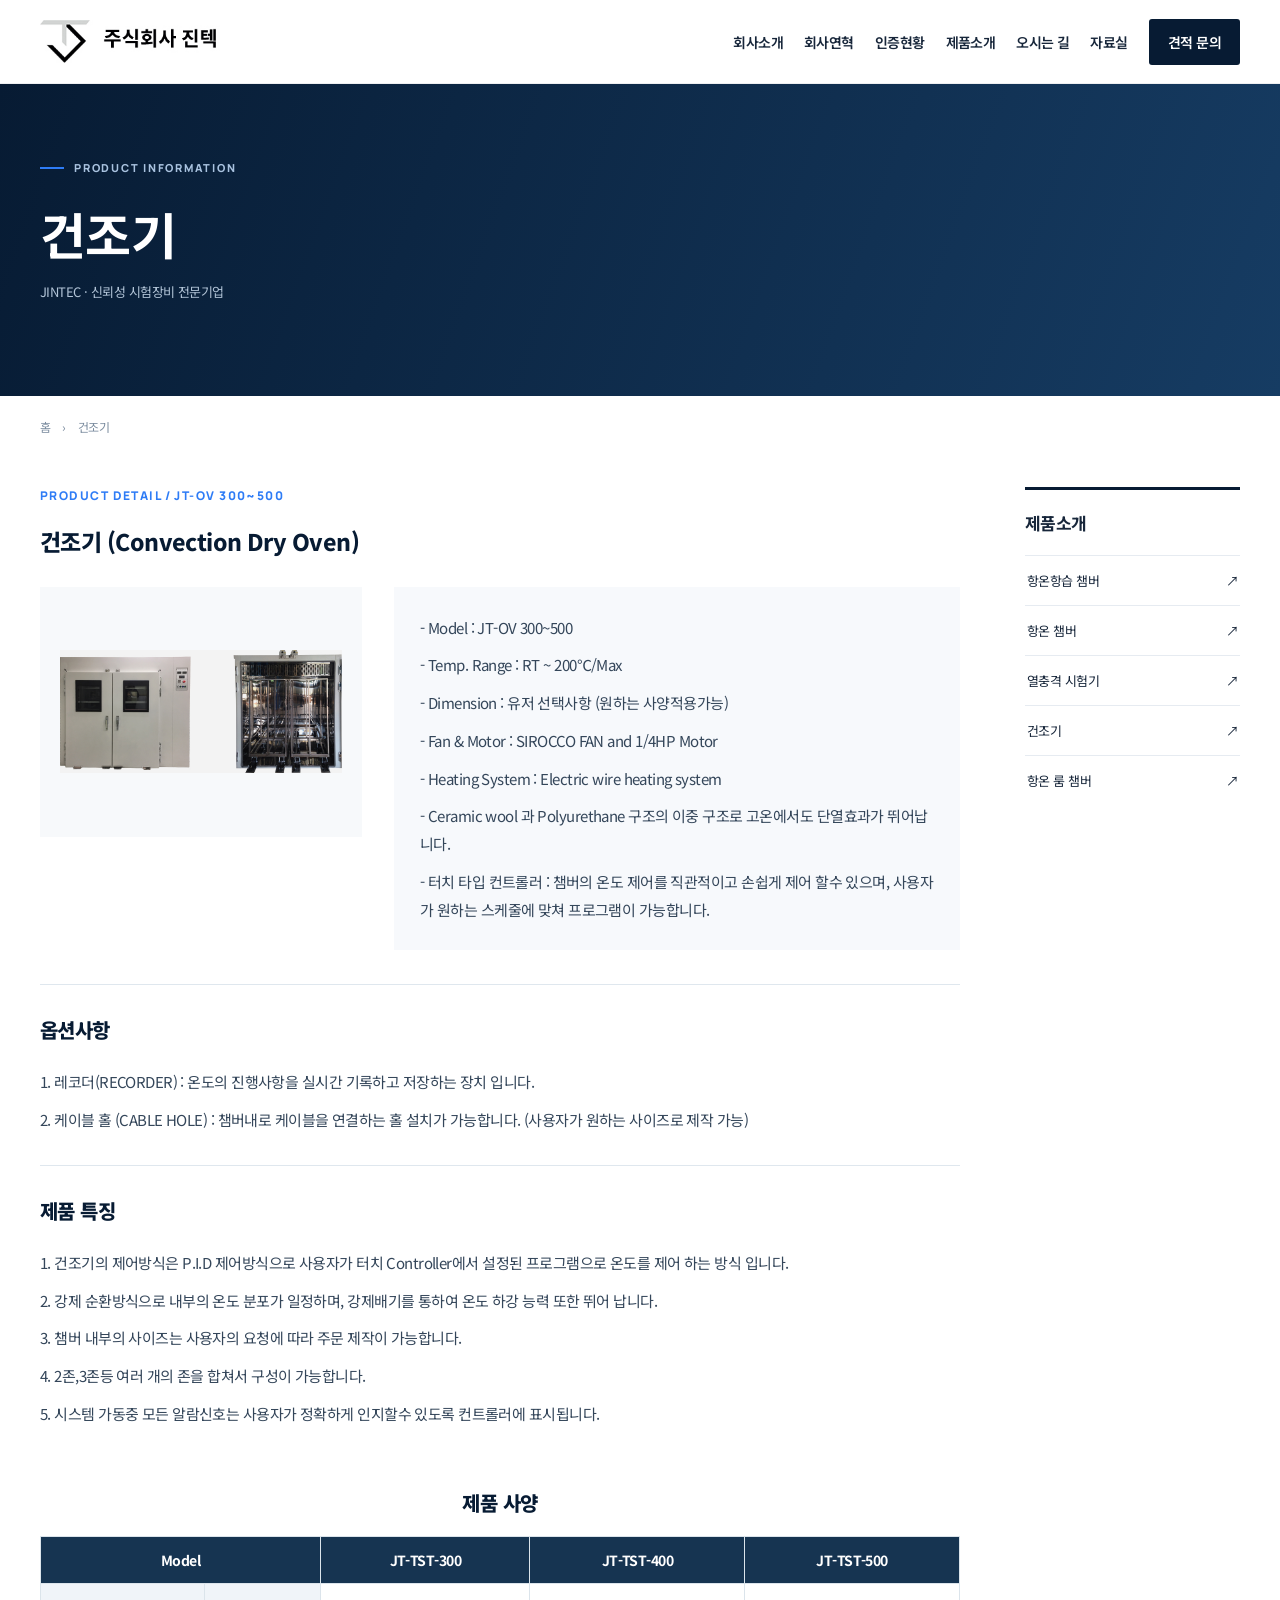
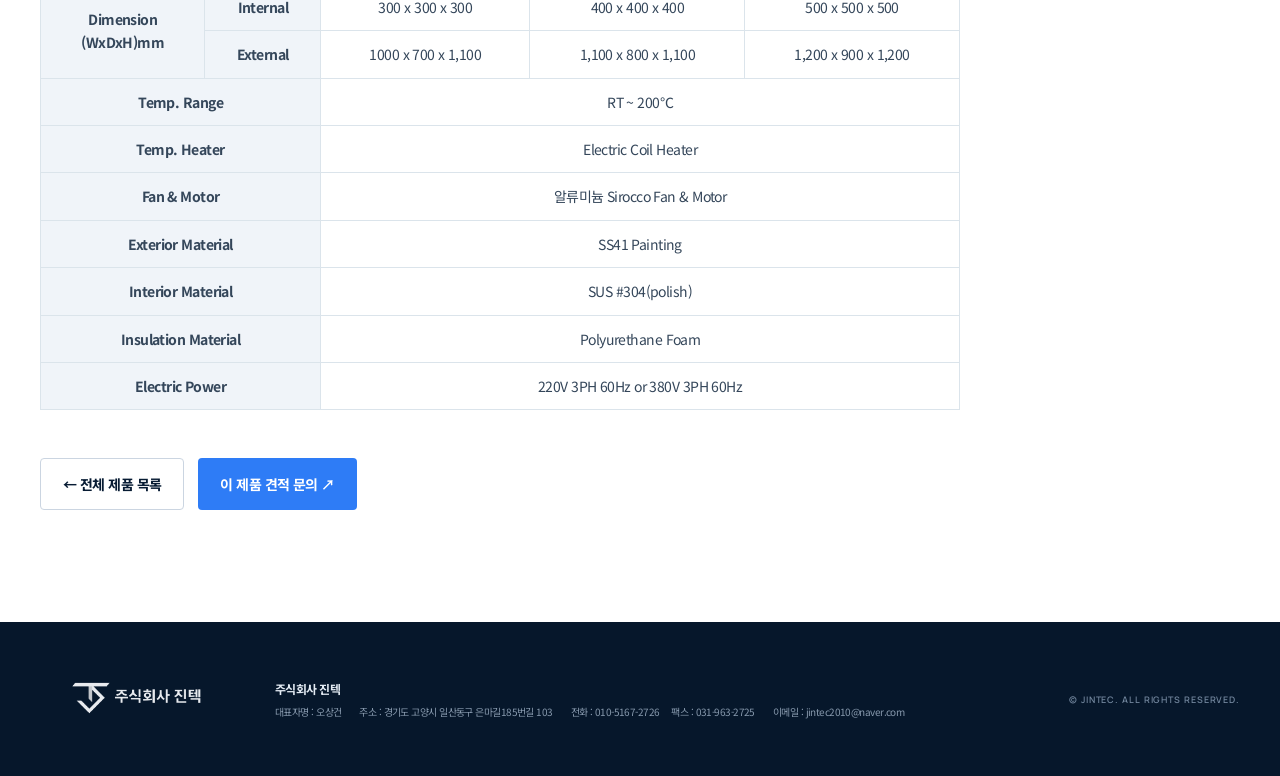
<file: sub2_4.html>
<!DOCTYPE html>
<html lang="ko">

<head>
  <meta charset="utf-8" />
  <meta content="width=device-width, initial-scale=1" name="viewport" />
  <meta content="#071b33" name="theme-color" />
  <title>건조기 | 주식회사 진텍</title>
  <meta content="건조기 제품 상세정보, 옵션사항, 제품 특징, 제품 사양표" name="description" />
  <meta content="진텍, JINTEC, 항온항습 챔버, 항온 챔버, 열충격 시험기, 건조기, 항온 룸 챔버" name="keywords" />
  <meta content="website" property="og:type" />
  <meta content="주식회사 진텍 | 신뢰성 시험장비 전문기업" property="og:title" />
  <meta content="시험 환경을 설계하고, 제품의 신뢰성을 높입니다." property="og:description" />
  <meta content="/assets/slide1.jpg" property="og:image" />
  <link href="favicon.svg" rel="icon" type="image/svg+xml" />
  <link href="https://fonts.googleapis.com" rel="preconnect" />
  <link crossorigin="" href="https://fonts.gstatic.com" rel="preconnect" />
  <link href="https://fonts.googleapis.com/css2?family=Noto+Sans+KR:wght@400;500;600;700;800&amp;display=swap"
    rel="stylesheet" />
  <link href="styles.css" rel="stylesheet" />
</head>

<body>
  <div class="topline"></div>
  <header class="site-header" id="top">
    <div class="container header-inner">
      <a aria-label="진텍 홈" class="brand" href="#top">
        <img alt="주식회사 진텍 로고" src="assets/logo.jpg" />
      </a>
      <button aria-expanded="false" aria-label="메뉴 열기"
        class="menu-toggle"><span></span><span></span><span></span></button>
      <nav aria-label="주요 메뉴" class="main-nav"><a href="index.html#company">회사소개</a><a href="history.html">회사연혁</a><a
          href="certifications.html">인증현황</a><a href="index.html#products">제품소개</a><a href="location.html">오시는 길</a><a
          href="index.html#resources">자료실</a><a class="nav-cta" href="index.html#contact">견적 문의</a></nav>
    </div>
  </header>
  <main>
    <section class="inner-banner">
      <div class="container">
        <div class="eyebrow light"><i></i> PRODUCT INFORMATION</div>
        <h1>건조기</h1>
        <p>JINTEC · 신뢰성 시험장비 전문기업</p>
      </div>
    </section>
    <div class="container inner-breadcrumb"><a href="index.html">홈</a><span>›</span><span>건조기</span></div>
    <section class="inner-main section-pad">
      <div class="container inner-layout">
        <article class="inner-body">
          <div class="product-page-label">PRODUCT DETAIL / JT-OV 300~500</div>
          <div class="original-content">
            <div class="sub2_4">
              <div class="box">
                <p class="head">건조기 (Convection Dry Oven)</p>
                <div class="con1 wow fadeIn">
                  <div class="img"><img alt="" loading="lazy" src="assets/sub2_4_img.jpg" /></div>
                  <div class="txt">
                    <div>
                      <ul>
                        <li>- Model : JT-OV 300~500</li>
                        <li>- Temp. Range : RT ~ 200℃/Max</li>
                        <li>- Dimension : 유저 선택사항 (원하는 사양적용가능)</li>
                        <li>- Fan &amp; Motor : SIROCCO FAN and 1/4HP Motor</li>
                        <li>- Heating System : Electric wire heating system</li>
                      </ul>
                    </div>
                    <div>
                      <ul>
                        <li>- Ceramic wool 과 Polyurethane 구조의 이중 구조로 고온에서도 단열효과가 뛰어납니다.</li>
                        <li>- 터치 타입 컨트롤러 : 챔버의 온도 제어를 직관적이고 손쉽게 제어 할수 있으며, 사용자가 원하는 스케줄에 맞쳐 프로그램이 가능합니다.</li>
                      </ul>
                    </div>
                  </div>
                </div>
                <div class="con2 wow fadeIn">
                  <div>
                    <p class="bold">옵션사항</p>
                    <ul>
                      <li>1. 레코더(RECORDER) : 온도의 진행사항을 실시간 기록하고 저장하는 장치 입니다.</li>
                      <li>2. 케이블 홀 (CABLE HOLE) : 챔버내로 케이블을 연결하는 홀 설치가 가능합니다. (사용자가 원하는 사이즈로 제작 가능)</li>
                    </ul>
                  </div>
                  <div>
                    <p class="bold">제품 특징</p>
                    <ul>
                      <li>1. <span>건조기의 제어방식은 P.I.D 제어방식으로 사용자가 터치 Controller에서 설정된 프로그램으로 온도</span>를 제어 하는 방식 입니다.</li>
                      <li>2. 강제 순환방식으로 내부의 온도 분포가 일정하며, 강제배기를 통하여 온도 하강 능력 또한 뛰어 납니다.</li>
                      <li>3. 챔버 내부의 사이즈는 사용자의 요청에 따라 주문 제작이 가능합니다.</li>
                      <li>4. 2존,3존등 여러 개의 존을 합쳐서 구성이 가능합니다.</li>
                      <li>5. 시스템 가동중 모든 알람신호는 사용자가 정확하게 인지할수 있도록 컨트롤러에 표시됩니다.</li>
                    </ul>
                  </div>
                </div>
                <div class="con3 wow fadeIn">
                  <p class="table_head">제품 사양</p>
                  <div class="table">
                    <div class="arrow"><img alt="" class="mo_down" loading="lazy" src="assets/arrow_hand.png" /></div>
                    <table class="tg">
                      <thead>
                        <tr>
                          <th colspan="2">Model</th>
                          <th>JT-TST-300</th>
                          <th>JT-TST-400</th>
                          <th>JT-TST-500</th>
                        </tr>
                      </thead>
                      <tbody>
                        <tr>
                          <td class="gray" rowspan="2">Dimension<br />(WxDxH)mm</td>
                          <td class="gray center">Internal</td>
                          <td>300 x 300 x 300</td>
                          <td>400 x 400 x 400</td>
                          <td>500 x 500 x 500</td>
                        </tr>
                        <tr>
                          <td class="gray center">External</td>
                          <td>1000 x 700 x 1,100</td>
                          <td>1,100 x 800 x 1,100</td>
                          <td>1,200 x 900 x 1,200</td>
                        </tr>
                        <tr>
                          <td class="gray" colspan="2">Temp. Range</td>
                          <td colspan="3">RT ~ 200℃</td>
                        </tr>
                        <tr>
                          <td class="gray" colspan="2">Temp. Heater</td>
                          <td colspan="3">Electric Coil Heater</td>
                        </tr>
                        <tr>
                          <td class="gray" colspan="2">Fan &amp; Motor</td>
                          <td colspan="3">알류미늄 Sirocco Fan &amp; Motor</td>
                        </tr>
                        <tr>
                          <td class="gray" colspan="2">Exterior Material</td>
                          <td colspan="3">SS41 Painting</td>
                        </tr>
                        <tr>
                          <td class="gray" colspan="2">Interior Material</td>
                          <td colspan="3">SUS #304(polish)</td>
                        </tr>
                        <tr>
                          <td class="gray" colspan="2">Insulation Material</td>
                          <td colspan="3">Polyurethane Foam</td>
                        </tr>
                        <tr>
                          <td class="gray" colspan="2">Electric Power</td>
                          <td colspan="3">220V 3PH 60Hz or 380V 3PH 60Hz</td>
                        </tr>
                      </tbody>
                    </table>
                  </div>
                </div>
              </div>
            </div>
          </div>
          <div class="detail-bottom-actions"><a class="btn btn-outline" href="index.html#products">← 전체 제품 목록</a><a
              class="btn btn-primary" href="index.html#contact">이 제품 견적 문의 ↗</a></div>
        </article>
        <aside class="inner-aside">
          <h2>제품소개</h2><a href="sub2_1.html">항온항습 챔버<span>↗</span></a><a href="sub2_2.html">항온 챔버<span>↗</span></a><a
            href="sub2_3.html">열충격 시험기<span>↗</span></a><a href="sub2_4.html">건조기<span>↗</span></a><a
            href="sub2_5.html">항온 룸 챔버<span>↗</span></a>
        </aside>
      </div>
    </section>
  </main>
  <footer class="site-footer">
    <div class="container footer-inner">
      <div class="footer-brand"><img alt="주식회사 진텍" src="assets/logo_remove_background.png" />
      </div>
      <div class="footer-info"><strong>주식회사 진텍</strong><span>대표자명 : 오상건</span><span>주소 : 경기도 고양시 일산동구 은마길185번길 103</span><span>전화 : 010-5167-2726　 팩스 : 031-963-2725</span><span>이메일 : jintec2010@naver.com</span></div>
      <div class="copyright">© JINTEC. ALL RIGHTS RESERVED.</div>
    </div>
  </footer><a aria-label="맨 위로" class="back-top" href="#top">↑</a>
  <script src="script.js"></script>
</body>

</html>
</file>
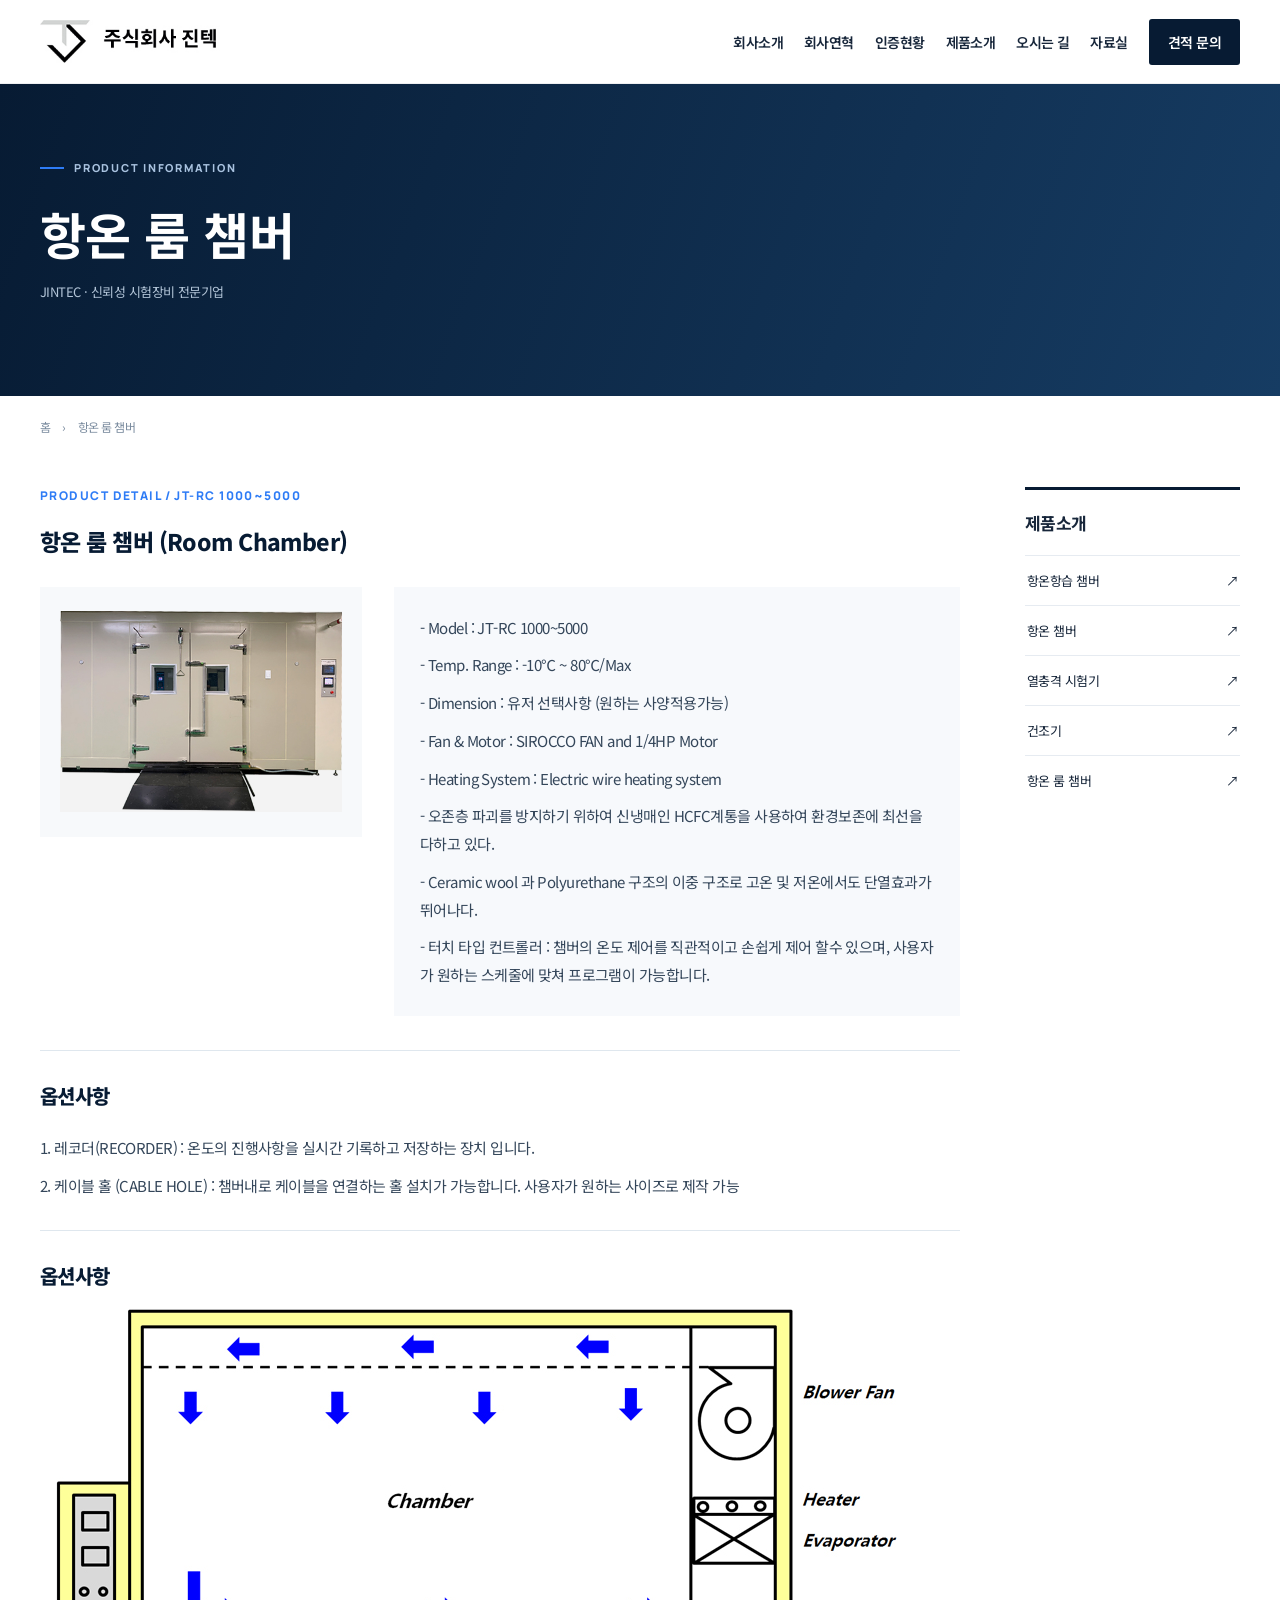
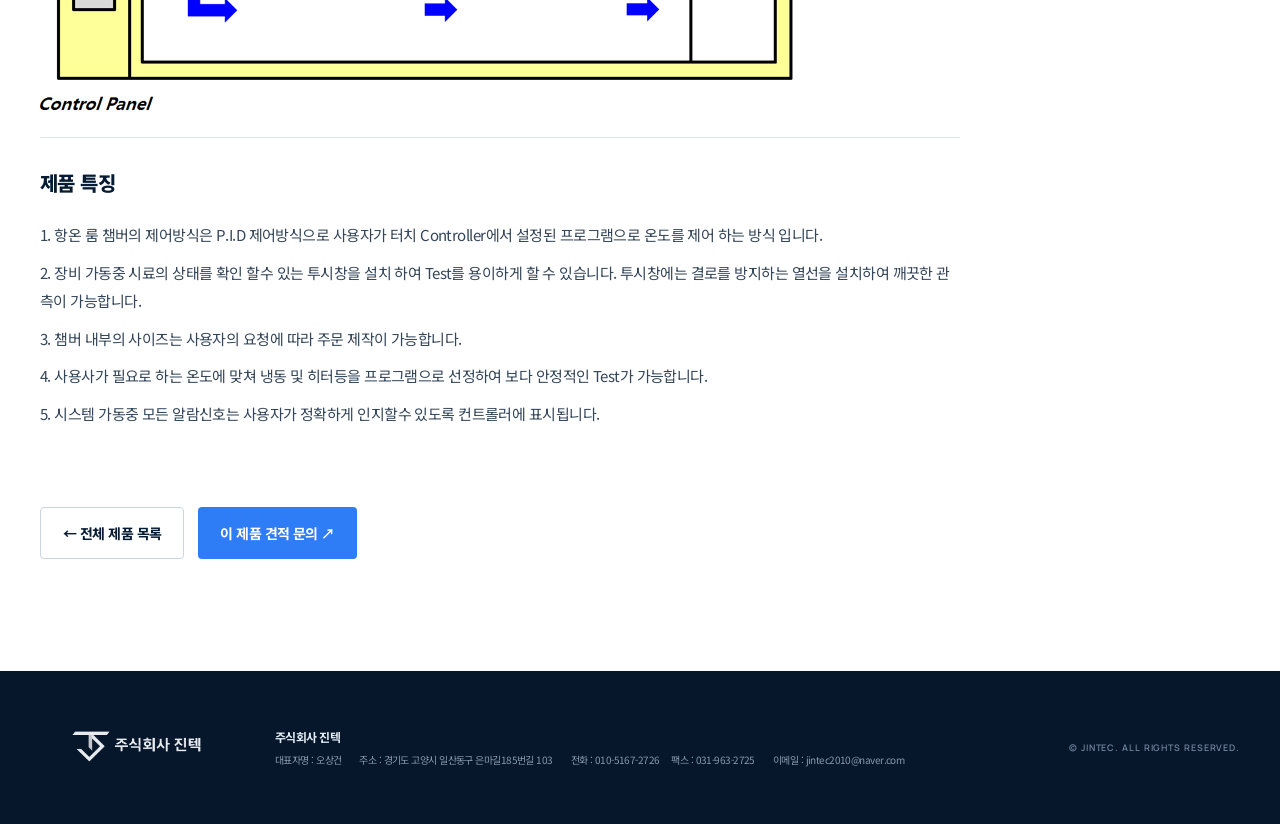
<file: sub2_5.html>
<!DOCTYPE html>
<html lang="ko">

<head>
  <meta charset="utf-8" />
  <meta content="width=device-width, initial-scale=1" name="viewport" />
  <meta content="#071b33" name="theme-color" />
  <title>항온 룸 챔버 | 주식회사 진텍</title>
  <meta content="항온 룸 챔버 제품 상세정보, 옵션사항, 제품 특징, 제품 사양표" name="description" />
  <meta content="진텍, JINTEC, 항온항습 챔버, 항온 챔버, 열충격 시험기, 건조기, 항온 룸 챔버" name="keywords" />
  <meta content="website" property="og:type" />
  <meta content="주식회사 진텍 | 신뢰성 시험장비 전문기업" property="og:title" />
  <meta content="시험 환경을 설계하고, 제품의 신뢰성을 높입니다." property="og:description" />
  <meta content="/assets/slide1.jpg" property="og:image" />
  <link href="favicon.svg" rel="icon" type="image/svg+xml" />
  <link href="https://fonts.googleapis.com" rel="preconnect" />
  <link crossorigin="" href="https://fonts.gstatic.com" rel="preconnect" />
  <link href="https://fonts.googleapis.com/css2?family=Noto+Sans+KR:wght@400;500;600;700;800&amp;display=swap"
    rel="stylesheet" />
  <link href="styles.css" rel="stylesheet" />
</head>

<body>
  <div class="topline"></div>
  <header class="site-header" id="top">
    <div class="container header-inner">
      <a aria-label="진텍 홈" class="brand" href="#top">
        <img alt="주식회사 진텍 로고" src="assets/logo.jpg" />
      </a>
      <button aria-expanded="false" aria-label="메뉴 열기"
        class="menu-toggle"><span></span><span></span><span></span></button>
      <nav aria-label="주요 메뉴" class="main-nav"><a href="index.html#company">회사소개</a><a href="history.html">회사연혁</a><a
          href="certifications.html">인증현황</a><a href="index.html#products">제품소개</a><a href="location.html">오시는 길</a><a
          href="index.html#resources">자료실</a><a class="nav-cta" href="index.html#contact">견적 문의</a></nav>
    </div>
  </header>
  <main>
    <section class="inner-banner">
      <div class="container">
        <div class="eyebrow light"><i></i> PRODUCT INFORMATION</div>
        <h1>항온 룸 챔버</h1>
        <p>JINTEC · 신뢰성 시험장비 전문기업</p>
      </div>
    </section>
    <div class="container inner-breadcrumb"><a href="index.html">홈</a><span>›</span><span>항온 룸 챔버</span></div>
    <section class="inner-main section-pad">
      <div class="container inner-layout">
        <article class="inner-body">
          <div class="product-page-label">PRODUCT DETAIL / JT-RC 1000~5000</div>
          <div class="original-content">
            <div class="sub2_5">
              <div class="box">
                <p class="head">항온 룸 챔버 (Room Chamber)</p>
                <div class="con1 wow fadeIn">
                  <div class="img">
                    <img alt="" loading="lazy" src="assets/sub2_5_img1.jpg" />
                  </div>
                  <div class="txt">
                    <ul>
                      <li>- Model : JT-RC 1000~5000</li>
                      <li>- Temp. Range : -10℃ ~ 80℃/Max</li>
                      <li>- Dimension : 유저 선택사항 (원하는 사양적용가능)</li>
                      <li>- Fan &amp; Motor : SIROCCO FAN and 1/4HP Motor</li>
                      <li>- Heating System : Electric wire heating system</li>
                      <li>- 오존층 파괴를 방지하기 위하여 신냉매인 HCFC계통을 사용하여 환경보존에 최선을 다하고 있다.</li>
                      <li>- Ceramic wool 과 Polyurethane 구조의 이중 구조로 고온 및 저온에서도 단열효과가 뛰어나다.</li>
                      <li>- 터치 타입 컨트롤러 : 챔버의 온도 제어를 직관적이고 손쉽게 제어 할수 있으며, 사용자가 원하는 스케줄에 맞쳐 프로그램이 가능합니다.</li>
                    </ul>
                  </div>
                </div>
                <div class="con2 wow fadeIn">
                  <div>
                    <p class="bold">옵션사항</p>
                    <ul>
                      <li>1. 레코더(RECORDER) : 온도의 진행사항을 실시간 기록하고 저장하는 장치 입니다.</li>
                      <li>2. 케이블 홀 (CABLE HOLE) : 챔버내로 케이블을 연결하는 홀 설치가 가능합니다. 사용자가 원하는 사이즈로 제작 가능</li>
                    </ul>
                  </div>
                  <div>
                    <p class="bold">옵션사항</p>
                    <div class="img"><img alt="" loading="lazy" src="assets/sub2_5_img2.jpg" /></div>
                  </div>
                  <div>
                    <p class="bold">제품 특징</p>
                    <ul>
                      <li>1. <span>항온 룸 챔버의 제어방식은 P.I.D 제어방식으로 사용자가 터치 Controller에서 설정된 프로그램으로 온도</span>를 제어 하는 방식 입니다.
                      </li>
                      <li>2. 장비 가동중 시료의 상태를 확인 할수 있는 투시창을 설치 하여 Test를 용이하게 할 수 있습니다. 투시창에는 결로를 방지하는 열선을 설치하여 깨끗한 관측이
                        가능합니다.</li>
                      <li>3. 챔버 내부의 사이즈는 사용자의 요청에 따라 주문 제작이 가능합니다.</li>
                      <li>4. 사용사가 필요로 하는 온도에 맞쳐 냉동 및 히터등을 프로그램으로 선정하여 보다 안정적인 Test가 가능합니다.</li>
                      <li>5. 시스템 가동중 모든 알람신호는 사용자가 정확하게 인지할수 있도록 컨트롤러에 표시됩니다.</li>
                    </ul>
                  </div>
                </div>
              </div>
            </div>
          </div>
          <div class="detail-bottom-actions"><a class="btn btn-outline" href="index.html#products">← 전체 제품 목록</a><a
              class="btn btn-primary" href="index.html#contact">이 제품 견적 문의 ↗</a></div>
        </article>
        <aside class="inner-aside">
          <h2>제품소개</h2><a href="sub2_1.html">항온항습 챔버<span>↗</span></a><a href="sub2_2.html">항온 챔버<span>↗</span></a><a
            href="sub2_3.html">열충격 시험기<span>↗</span></a><a href="sub2_4.html">건조기<span>↗</span></a><a
            href="sub2_5.html">항온 룸 챔버<span>↗</span></a>
        </aside>
      </div>
    </section>
  </main>
  <footer class="site-footer">
    <div class="container footer-inner">
      <div class="footer-brand"><img alt="주식회사 진텍" src="assets/logo_remove_background.png" />
      </div>
      <div class="footer-info"><strong>주식회사 진텍</strong><span>대표자명 : 오상건</span><span>주소 : 경기도 고양시 일산동구 은마길185번길 103</span><span>전화 : 010-5167-2726　 팩스 : 031-963-2725</span><span>이메일 : jintec2010@naver.com</span></div>
      <div class="copyright">© JINTEC. ALL RIGHTS RESERVED.</div>
    </div>
  </footer><a aria-label="맨 위로" class="back-top" href="#top">↑</a>
  <script src="script.js"></script>
</body>

</html>
</file>
<file: styles.css>
@import url('https://fonts.googleapis.com/css2?family=Manrope:wght@400;500;600;700;800&display=swap');

:root {
  --navy: #071b33;
  --navy2: #0d2948;
  --blue: #2e7cf6;
  --ink: #17263a;
  --muted: #718096;
  --line: #e6ebf1;
  --soft: #f4f7fb;
  --white: #fff;
  --max: 1200px
}

* {
  box-sizing: border-box
}

html {
  scroll-behavior: smooth;
  scroll-padding-top: 92px
}

body {
  margin: 0;
  color: var(--ink);
  font-family: 'Noto Sans KR', Manrope, sans-serif;
  letter-spacing: -.035em
}

a {
  color: inherit;
  text-decoration: none
}

img {
  display: block;
  max-width: 100%
}

.container {
  width: min(var(--max), calc(100% - 48px));
  margin: 0 auto
}

.site-header {
  height: 84px;
  background: #fff;
  position: sticky;
  top: 0;
  z-index: 50;
  border-bottom: 1px solid rgba(16, 38, 64, .07)
}

.header-inner {
  height: 100%;
  display: flex;
  align-items: center;
  justify-content: space-between
}

.brand {
  width: 180px;
  display: flex;
  align-items: center
}

.brand img {
  width: 100%;
  height: auto;
  mix-blend-mode: multiply
}

.main-nav {
  display: flex;
  align-items: center;
  gap: 42px;
  font-size: 14px;
  font-weight: 600
}

.main-nav>a:not(.nav-cta) {
  transition: color .2s
}

.main-nav>a:hover {
  color: var(--blue)
}

.nav-cta {
  padding: 13px 19px;
  background: var(--navy);
  color: white;
  border-radius: 3px
}

.nav-cta span {
  margin-left: 14px;
  color: #82b8ff
}

.menu-toggle {
  display: none;
  border: 0;
  background: none;
  padding: 8px
}

.hero {
  height: min(720px, calc(100vh - 88px));
  min-height: 590px;
  position: relative;
  overflow: hidden;
  background: var(--navy);
  color: #fff
}

.hero-image {
  position: absolute;
  inset: 0;
  background: url('/assets/slide1.jpg') center/cover no-repeat;
  transform: scale(1.02);
  animation: heroZoom 16s ease-in-out infinite alternate
}

.hero-shade {
  position: absolute;
  inset: 0;
  background: linear-gradient(90deg, rgba(4, 20, 39, .94) 0%, rgba(4, 20, 39, .78) 42%, rgba(4, 20, 39, .2) 100%), linear-gradient(0deg, rgba(4, 20, 39, .48), transparent 35%)
}

.hero-content {
  position: relative;
  padding-top: clamp(100px, 14vh, 160px)
}

.eyebrow {
  font: 800 11px Manrope, sans-serif;
  letter-spacing: .16em;
  color: #58718f;
  display: flex;
  align-items: center;
  gap: 10px;
  margin-bottom: 22px
}

.eyebrow i {
  display: inline-block;
  width: 24px;
  height: 2px;
  background: var(--blue)
}

.eyebrow.light {
  color: #a9c2df
}

.hero h1 {
  font-size: clamp(44px, 6vw, 76px);
  line-height: 1.2;
  letter-spacing: -.07em;
  margin: 0 0 24px;
  font-weight: 700
}

.hero h1 em,
.section-heading h2 em,
.intro h2 em,
.tech-copy h2 em,
.history h2 em,
.contact h2 em {
  font-style: normal;
  color: #72b4ff
}

.hero-content>p {
  font-size: 17px;
  line-height: 1.9;
  color: #d2deeb;
  margin: 0
}

.hero-actions {
  display: flex;
  gap: 12px;
  margin-top: 36px
}

.btn {
  min-height: 52px;
  padding: 0 22px;
  display: inline-flex;
  align-items: center;
  justify-content: center;
  gap: 28px;
  font-size: 14px;
  font-weight: 700;
  border-radius: 4px;
  transition: transform .2s, background .2s;
  line-height: 1;
}

.btn:hover {
  transform: translateY(-2px)
}

.btn-primary {
  background: var(--blue);
  color: white
}

.btn-primary:hover {
  background: #1769e9
}

.btn-ghost {
  border: 1px solid rgba(255, 255, 255, .4);
  color: #fff
}

.btn-light {
  background: #fff;
  color: var(--navy)
}

.btn-outline {
  border: 1px solid #cbd5e1;
  color: var(--navy)
}

.hero-index {
  display: flex;
  align-items: center;
  gap: 13px;
  margin-top: 75px;
  color: #fff
}

.hero-index strong {
  font: 700 13px Manrope;
  color: #83bfff
}

.hero-index span {
  width: 70px;
  height: 1px;
  background: rgba(255, 255, 255, .45)
}

.hero-index small {
  font: 600 9px Manrope;
  letter-spacing: .15em;
  color: #b6c7da
}

.hero-bottom {
  position: absolute;
  bottom: 24px;
  left: 50%;
  transform: translateX(-50%);
  display: flex;
  justify-content: space-between;
  color: #bdc9d7;
  font: 500 10px Manrope;
  letter-spacing: .12em;
  text-transform: uppercase
}

.section-pad {
  padding: 112px 0
}

.intro-grid {
  display: grid;
  grid-template-columns: 1fr 1fr;
  gap: 90px
}

.intro h2,
.section-heading h2,
.tech-copy h2,
.history h2,
.contact h2 {
  font-size: clamp(34px, 4vw, 52px);
  line-height: 1.28;
  letter-spacing: -.065em;
  margin: 0;
  font-weight: 700
}

.intro h2 em,
.section-heading h2 em,
.history h2 em,
.contact h2 em {
  color: var(--blue)
}

.intro-copy {
  padding-top: 32px
}

.lead {
  font-size: 20px;
  font-weight: 700;
  line-height: 1.6;
  margin: 0 0 18px
}

.intro-copy>p:not(.lead) {
  color: #718096;
  line-height: 1.95;
  font-size: 14px;
  margin: 0;
  max-width: 510px
}

.text-link {
  display: inline-flex;
  gap: 30px;
  align-items: center;
  margin-top: 27px;
  font-size: 13px;
  font-weight: 700;
  border-bottom: 1px solid #b9c5d4;
  padding-bottom: 9px
}

.text-link span {
  color: var(--blue);
  font-size: 18px
}

.stats {
  display: grid;
  grid-template-columns: repeat(4, 1fr);
  margin-top: 85px;
  border-top: 1px solid var(--line);
  border-bottom: 1px solid var(--line);
  padding: 30px 0
}

.stats>div {
  padding: 0 32px;
  border-right: 1px solid var(--line);
  display: flex;
  flex-direction: column;
  gap: 6px
}

.stats>div:first-child {
  padding-left: 0
}

.stats>div:last-child {
  border: 0
}

.stats strong {
  font: 800 30px Manrope;
  color: var(--navy);
  letter-spacing: -.06em
}

.stats .unit {
  color: var(--blue)
}

.stats span:not(.unit) {
  font-size: 12px;
  color: #8290a2
}

.products {
  background: var(--soft)
}

.section-heading {
  display: flex;
  align-items: flex-end;
  justify-content: space-between;
  margin-bottom: 48px
}

.section-heading>p {
  font-size: 13px;
  line-height: 1.9;
  color: #7c8999;
  margin: 0 0 5px
}

.product-grid {
  display: grid;
  grid-template-columns: repeat(3, 1fr);
  gap: 26px
}

.product-card {
  background: white;
  padding: 14px 14px 23px;
  transition: transform .25s, box-shadow .25s
}

.product-card:hover {
  transform: translateY(-5px);
  box-shadow: 0 20px 45px rgba(14, 39, 68, .09)
}

.product-photo {
  height: 230px;
  background: #f1f3f5;
  position: relative;
  overflow: hidden
}

.product-photo img {
  width: 100%;
  height: 100%;
  object-fit: contain;
  mix-blend-mode: multiply;
  transition: transform .4s
}

.product-card:hover .product-photo img {
  transform: scale(1.045)
}

.card-arrow {
  position: absolute;
  right: 12px;
  top: 12px;
  width: 34px;
  height: 34px;
  display: grid;
  place-items: center;
  background: #fff;
  border-radius: 50%;
  font-size: 17px;
  color: var(--navy)
}

.product-meta {
  display: flex;
  justify-content: space-between;
  color: #8a98a9;
  font: 700 9px Manrope;
  letter-spacing: .1em;
  margin-top: 20px
}

.product-card h3 {
  font-size: 21px;
  margin: 10px 0 6px;
  letter-spacing: -.05em
}

.product-card>p,
.wide-copy>p {
  font-size: 13px;
  color: #8793a2;
  margin: 0
}

.wide-card {
  grid-column: span 3;
  display: grid;
  grid-template-columns: 1.1fr 1fr;
  align-items: center;
  gap: 42px;
  padding: 14px 36px 14px 14px
}

.wide-card .product-photo {
  height: 245px
}

.wide-card .product-meta {
  margin-top: 0
}

.wide-copy h3 {
  font-size: 25px;
  margin: 12px 0
}

.wide-copy>p {
  line-height: 1.8;
  max-width: 390px
}

.technology {
  background: var(--navy);
  color: white
}

.tech-grid {
  display: grid;
  grid-template-columns: 1.05fr .95fr;
  gap: 100px;
  align-items: center
}

.tech-visual {
  height: 560px;
  position: relative;
  background: #e8edf2;
  overflow: hidden
}

.tech-visual>img {
  width: 100%;
  height: 100%;
  object-fit: cover;
  mix-blend-mode: multiply
}

.visual-caption {
  position: absolute;
  left: 28px;
  bottom: 26px;
  background: var(--navy);
  padding: 20px 24px;
  display: flex;
  flex-direction: column;
  gap: 8px
}

.visual-caption span {
  font: 700 9px Manrope;
  letter-spacing: .14em;
  color: #8cbfff
}

.visual-caption strong {
  font: 600 17px/1.45 Manrope;
  color: white
}

.tech-copy .eyebrow {
  margin-bottom: 20px
}

.tech-copy h2 {
  font-size: clamp(34px, 4vw, 48px)
}

.tech-copy h2 em {
  color: #73b5ff
}

.tech-copy>p {
  font-size: 13px;
  line-height: 2;
  color: #b6c7d8;
  margin: 22px 0 10px
}

.feature-list {
  padding: 0;
  margin: 0 0 28px;
  list-style: none;
  border-top: 1px solid rgba(255, 255, 255, .17)
}

.feature-list li {
  display: flex;
  gap: 22px;
  padding: 17px 0;
  border-bottom: 1px solid rgba(255, 255, 255, .17)
}

.feature-list li>b {
  font: 700 11px Manrope;
  color: #6daeff;
  padding-top: 3px;
  font-size: 14px;
}

.feature-list li span {
  display: flex;
  flex-direction: column;
  gap: 5px
}

.feature-list strong {
  font-size: 16px
}

.feature-list small {
  font-size: 13px;
  color: #9eb2c8
}

.product-details {
  background: white
}

.section-heading.compact {
  margin-bottom: 35px
}

.section-heading.compact h2 {
  font-size: 38px
}

.spec-list {
  border-top: 1px solid #dfe6ee
}

.spec-item {
  display: grid;
  grid-template-columns: 34% 1fr;
  gap: 35px;
  padding: 30px 0;
  border-bottom: 1px solid #dfe6ee;
  scroll-margin-top: 100px
}

.spec-title {
  display: flex;
  gap: 20px
}

.spec-title>span {
  font: 700 12px Manrope;
  color: var(--blue);
  padding-top: 5px
}

.spec-title h3 {
  font-size: 20px;
  margin: 0 0 5px
}

.spec-title small {
  font: 500 10px Manrope;
  color: #91a0b0
}

.spec-content {
  display: grid;
  grid-template-columns: 1fr auto;
  gap: 12px 25px;
  align-items: center
}

.spec-content p {
  margin: 0;
  color: #718096;
  font-size: 12px
}

.spec-content img {
  grid-column: 2;
  grid-row: 1/3;
  max-width: 180px;
  max-height: 110px;
  object-fit: contain
}

.spec-tags {
  display: flex;
  flex-wrap: wrap;
  gap: 7px
}

.spec-tags span {
  font: 600 10px Manrope;
  color: #4d6682;
  background: #f1f5f9;
  padding: 7px 10px;
  border-radius: 2px
}

.history {
  background: #f5f7fa
}

.history-grid {
  display: grid;
  grid-template-columns: .8fr 1.2fr;
  gap: 100px
}

.history-heading>p {
  font-size: 13px;
  line-height: 1.9;
  color: #7c8999;
  margin-top: 24px;
  max-width: 300px
}

.timeline {
  border-top: 1px solid #dce4ed
}

.timeline-year {
  display: grid;
  grid-template-columns: 130px 1fr;
  gap: 25px;
  padding: 23px 0;
  border-bottom: 1px solid #dce4ed
}

.timeline-year>strong {
  font: 800 20px Manrope;
  color: var(--navy)
}

.timeline-year ul {
  margin: 0;
  padding: 0;
  list-style: none
}

.timeline-year li {
  font-size: 13px;
  letter-spacing: 0.5px;
  color: #66778b;
  line-height: 1.9
}

.timeline-year li:before {
  content: '—';
  color: var(--blue);
  margin-right: 9px
}

.resources {
  padding: 0 0 110px;
  background: #f5f7fa
}

.resource-panel {
  background: linear-gradient(110deg, #0a2544, #123b65);
  padding: 68px 58px;
  display: flex;
  justify-content: space-between;
  align-items: center;
  color: white;
  position: relative;
  overflow: hidden
}

.resource-panel:after {
  content: 'JINTEC';
  font: 800 250px Manrope;
  position: absolute;
  right: 27%;
  top: -90px;
  color: rgba(255, 255, 255, .035)
}

.resource-panel .eyebrow {
  margin-bottom: 12px
}

.resource-panel h2 {
  font-size: 32px;
  margin: 0 0 8px
}

.resource-panel p {
  font-size: 14px;
  color: #afc3d9;
  margin: 0
}

.contact-grid {
  display: grid;
  grid-template-columns: 1fr .9fr;
  gap: 110px
}

.contact-intro {
  font-size: 13px;
  color: #78889a;
  line-height: 1.9;
  margin: 22px 0 26px
}

.contact-actions {
  display: flex;
  gap: 10px
}

.contact-card {
  border: 1px solid var(--line);
  padding: 28px 32px
}

.contact-row {
  display: grid;
  grid-template-columns: 105px 1fr;
  gap: 15px;
  padding: 16px 0;
  border-bottom: 1px solid var(--line)
}

.contact-row>span {
  font: 700 11px Manrope;
  letter-spacing: .12em;
  color: #90a0b1;
  padding-top: 4px
}

.contact-row strong,
.contact-row a {
  font-size: 15px;
  line-height: 1.7
}

.contact-row a:hover {
  color: var(--blue)
}

.map-link {
  display: flex;
  justify-content: space-between;
  margin-top: 18px;
  font-size: 14px;
  font-weight: 700;
  color: var(--blue)
}

.site-footer {
  background: #06172b;
  color: #c2cfdd;
  padding: 42px 0
}

.footer-inner {
  display: grid;
  grid-template-columns: 190px 1fr auto;
  gap: 45px;
  align-items: center
}

.footer-brand img {
  width: 190px;
  height: auto;
  filter: none;
  opacity: 1;
  padding: 8px 12px;
  border-radius: 4px;
}

.footer-brand p {
  font-size: 10px;
  color: #8095ac
}

.footer-info {
  display: flex;
  flex-wrap: wrap;
  gap: 7px 18px;
  font-size: 10px;
  color: #8799ad
}

.footer-info strong {
  width: 100%;
  font-size: 12px;
  color: #e3ebf3
}

.copyright {
  font: 600 9px Manrope;
  letter-spacing: .1em;
  color: #71859c;
  white-space: nowrap
}

.back-top {
  position: fixed;
  right: 24px;
  bottom: 24px;
  width: 42px;
  height: 42px;
  background: var(--blue);
  color: white;
  display: grid;
  place-items: center;
  border-radius: 3px;
  box-shadow: 0 8px 20px #071b3333;
  opacity: 0;
  pointer-events: none;
  transition: opacity .2s
}

.back-top.visible {
  opacity: 1;
  pointer-events: auto
}

@keyframes heroZoom {
  from {
    transform: scale(1.02)
  }

  to {
    transform: scale(1.09)
  }
}

@media(max-width:900px) {
  .main-nav {
    gap: 20px
  }

  .tech-grid {
    gap: 45px
  }

  .history-grid {
    gap: 50px
  }

  .contact-grid {
    gap: 50px
  }

  .product-photo {
    height: 190px
  }
}

@media(max-width:700px) {
  .container {
    width: min(100% - 36px, var(--max))
  }

  .site-header {
    height: 70px
  }

  .brand {
    width: 145px
  }

  .menu-toggle {
    display: flex;
    flex-direction: column;
    gap: 5px
  }

  .menu-toggle span {
    width: 23px;
    height: 2px;
    background: var(--navy);
    display: block
  }

  .main-nav {
    display: none;
    position: absolute;
    left: 0;
    right: 0;
    top: 70px;
    background: white;
    padding: 16px 22px 22px;
    box-shadow: 0 15px 25px #071b3314;
    flex-direction: column;
    align-items: stretch;
    gap: 0
  }

  .main-nav.open {
    display: flex
  }

  .main-nav>a {
    padding: 13px 0;
    border-bottom: 1px solid var(--line)
  }

  .main-nav .nav-cta {
    padding: 13px 16px;
    margin-top: 10px
  }

  .hero {
    height: 680px;
    min-height: 0
  }

  .hero-image {
    background-position: 62% center
  }

  .hero-shade {
    background: linear-gradient(90deg, rgba(4, 20, 39, .92), rgba(4, 20, 39, .58)), linear-gradient(0deg, rgba(4, 20, 39, .5), transparent 40%)
  }

  .hero-content {
    padding-top: 112px
  }

  .hero h1 {
    font-size: 43px
  }

  .hero-content>p {
    font-size: 14px
  }

  .hero-index {
    margin-top: 60px
  }

  .hero-bottom {
    font-size: 8px;
    letter-spacing: .03em;
    bottom: 17px
  }

  .hero-bottom span:last-child {
    display: none
  }

  .section-pad {
    padding: 76px 0
  }

  .intro-grid,
  .tech-grid,
  .history-grid,
  .contact-grid {
    grid-template-columns: 1fr;
    gap: 30px
  }

  .intro-copy {
    padding-top: 0
  }

  .intro h2,
  .section-heading h2,
  .tech-copy h2,
  .history h2,
  .contact h2 {
    font-size: 37px
  }

  .lead {
    font-size: 17px
  }

  .stats {
    grid-template-columns: 1fr 1fr;
    margin-top: 50px;
    padding: 10px 0
  }

  .stats>div {
    padding: 18px 10px;
    border-bottom: 1px solid var(--line)
  }

  .stats>div:nth-child(2) {
    border-right: 0
  }

  .stats>div:nth-child(3) {
    padding-left: 0;
    border-bottom: 0
  }

  .stats>div:nth-child(4) {
    border-bottom: 0
  }

  .stats strong {
    font-size: 25px
  }

  .section-heading {
    display: block;
    margin-bottom: 30px
  }

  .section-heading>p {
    margin-top: 18px
  }

  .product-grid {
    grid-template-columns: 1fr 1fr;
    gap: 12px
  }

  .product-card {
    padding: 9px 9px 17px
  }

  .product-photo {
    height: 155px
  }

  .product-meta {
    font-size: 8px;
    letter-spacing: 0;
    margin-top: 14px
  }

  .product-card h3 {
    font-size: 16px
  }

  .product-card>p {
    font-size: 10px;
    line-height: 1.6
  }

  .wide-card {
    grid-column: span 2;
    display: block;
    padding: 9px
  }

  .wide-card .product-photo {
    height: 190px
  }

  .wide-copy {
    padding: 0 7px 9px
  }

  .wide-copy .product-meta {
    margin-top: 16px
  }

  .wide-copy h3 {
    font-size: 20px
  }

  .tech-visual {
    height: 350px
  }

  .tech-copy>p {
    font-size: 12px
  }

  .section-heading.compact h2 {
    font-size: 30px
  }

  .spec-item {
    grid-template-columns: 1fr;
    gap: 15px;
    padding: 23px 0
  }

  .spec-content {
    grid-template-columns: 1fr
  }

  .spec-content img {
    grid-column: 1;
    grid-row: auto;
    max-width: 100%;
    max-height: 130px;
    justify-self: start
  }

  .timeline-year {
    grid-template-columns: 100px 1fr;
    gap: 15px
  }

  .timeline-year>strong {
    font-size: 17px
  }

  .timeline-year li {
    font-size: 11px
  }

  .resource-panel {
    padding: 30px 24px;
    display: block
  }

  .resource-panel h2 {
    font-size: 22px
  }

  .resource-panel .btn {
    margin-top: 22px;
  }

  .contact-grid {
    gap: 35px
  }

  .contact-actions {
    flex-wrap: wrap
  }

  .contact-actions .btn {
    flex: 1;
    gap: 10px;
    padding: 0 12px
  }

  .contact-card {
    padding: 20px
  }

  .contact-row {
    grid-template-columns: 80px 1fr
  }

  .footer-inner {
    grid-template-columns: 1fr;
    gap: 18px
  }

  .footer-brand img {
    width: 130px
  }

  .copyright {
    white-space: normal
  }

  .desktop-only {
    display: none
  }
}

/* Independent, complete information pages */
.hero-image {
  background-image: url('assets/slide1.jpg')
}

.main-nav {
  gap: 21px
}

.main-nav>a {
  white-space: nowrap
}

.full-product-cta {
  background: #fff
}

.full-product-cta h2 {
  font-size: 36px;
  margin: 0 0 14px
}

.full-product-cta p {
  color: var(--muted);
  line-height: 1.9
}

.product-shortcuts {
  display: grid;
  grid-template-columns: repeat(3, 1fr);
  gap: 12px;
  margin-top: 30px
}

.product-shortcuts a {
  border: 1px solid var(--line);
  padding: 20px;
  font-weight: 700;
  transition: .2s
}

.product-shortcuts a:hover {
  border-color: var(--blue);
  color: var(--blue)
}

.inner-banner {
  padding: 76px 0 82px;
  color: white;
  background: linear-gradient(110deg, #071b33, #163c63)
}

.inner-banner h1 {
  font-size: clamp(32px, 4vw, 50px);
  margin: 0 0 12px
}

.inner-banner p {
  font-size: 13px;
  color: #b2c4d7
}

.inner-breadcrumb {
  display: flex;
  gap: 12px;
  align-items: center;
  padding-top: 22px;
  font-size: 12px;
  color: #7a8b9e
}

.inner-breadcrumb a:hover {
  color: var(--blue)
}

.inner-main {
  padding-top: 52px
}

.inner-layout {
  display: grid;
  grid-template-columns: minmax(0, 1fr) 215px;
  gap: 65px
}

.inner-body {
  min-width: 0
}

.inner-aside {
  align-self: start;
  position: sticky;
  top: 114px;
  border-top: 3px solid var(--navy)
}

.inner-aside h2 {
  font-size: 17px;
  margin: 20px 0
}

.inner-aside a {
  display: flex;
  justify-content: space-between;
  border-top: 1px solid var(--line);
  padding: 15px 2px;
  font-size: 13px
}

.inner-aside a:hover {
  color: var(--blue)
}

.section-lead {
  font-size: 15px;
  line-height: 1.95;
  color: #63758b;
  margin: 0 0 32px
}

.product-page-label {
  font: 800 12px Manrope;
  letter-spacing: .12em;
  color: var(--blue);
  margin-bottom: 20px
}

.original-content {
  font-size: 14px;
  line-height: 1.85;
  color: #34465a;
  overflow-wrap: break-word
}

.original-content .pageTit {
  display: none
}

.original-content .head {
  font-size: 23px;
  line-height: 1.5;
  font-weight: 800;
  color: var(--navy);
  margin: 0 0 28px
}

.original-content ul {
  margin: 0;
  padding: 0;
  list-style: none
}

.original-content li {
  padding: 5px 0;
  font-size: 15px;
}

.original-content .con1 {
  display: grid;
  grid-template-columns: minmax(220px, 35%) 1fr;
  gap: 32px;
  align-items: start;
  margin-bottom: 34px
}

.original-content .con1 .img {
  background: #f7f9fb;
  padding: 20px;
  display: flex;
  align-items: center;
  justify-content: center;
  min-height: 250px
}

.original-content .con1 .img img {
  max-height: 360px;
  object-fit: contain
}

.original-content .con1 .txt {
  background: #f7f9fc;
  padding: 22px 26px
}

.original-content .con2>div {
  padding: 26px 0;
  border-top: 1px solid #dfe7ee
}

.original-content p.bold,
.original-content .table_head {
  font-size: 20px;
  font-weight: 800;
  color: var(--navy);
  margin: 0 0 15px
}

.original-content p.normal {
  line-height: 1.9
}

.original-content .con3 {
  text-align: center;
  margin: 25px 0 42px
}

.original-content .con3 img {
  margin: auto;
  max-width: 100%;
  height: auto
}

.original-content .con4 {
  margin: 35px 0
}

.original-content .table {
  width: 100%;
  overflow-x: auto
}

.original-content .table .arrow {
  display: none
}

.original-content table {
  border-collapse: collapse;
  width: 100%;
  min-width: 630px;
  font-size: 14px;
  line-height: 1.6
}

.original-content th {
  background: #163451;
  color: white;
  font-weight: 700
}

.original-content td,
.original-content th {
  border: 1px solid #dbe4eb;
  padding: 12px 11px;
  text-align: center;
  vertical-align: middle
}

.original-content td.gray {
  background: #f0f4f9;
  font-weight: 700
}

.detail-bottom-actions {
  display: flex;
  flex-wrap: wrap;
  gap: 14px;
  margin-top: 48px
}

.original-history .box>div {
  display: grid;
  grid-template-columns: 110px 1fr;
  border-bottom: 1px solid #dce5ed;
  padding: 22px 0;
  gap: 20px
}

.original-history .box>div:first-child {
  border-top: 1px solid #dce5ed
}

.original-history .year {
  font-size: 23px;
  font-weight: 800;
  color: #0b2b4d;
  margin: 0
}

.original-history li {
  display: grid;
  grid-template-columns: 58px 1fr;
  gap: 12px
}

.original-history .month {
  font-weight: 700;
  color: var(--blue)
}

.original-history .day {
  color: #405269
}

.cert-figure {
  margin: 0;
  max-width: 690px
}

.cert-figure img {
  width: 100%;
  height: auto;
  border: 1px solid #e4e9ee;
  box-shadow: 0 15px 40px #071b3310
}

.cert-figure figcaption {
  font-size: 13px;
  color: #64768a;
  margin-top: 14px
}

.location-map {
  width: 100%;
  height: 400px;
  background: #f1f5f9;
  border: 1px solid var(--line);
  margin-bottom: 28px
}

.location-map iframe {
  width: 100%;
  height: 100%;
  border: 0
}

.location-data {
  margin: 0 0 28px;
  border-top: 2px solid #143656
}

.location-data>div {
  display: grid;
  grid-template-columns: 130px 1fr;
  padding: 17px 10px;
  border-bottom: 1px solid var(--line)
}

.location-data dt {
  font-weight: 800
}

.location-data dd {
  margin: 0
}

.location-data a:hover {
  color: var(--blue)
}

@media(max-width:1080px) {
  .main-nav {
    gap: 13px;
    font-size: 12px
  }

  .inner-layout {
    grid-template-columns: minmax(0, 1fr) 170px;
    gap: 28px
  }
}

@media(max-width:700px) {
  .main-nav {
    font-size: 14px
  }

  .inner-banner {
    padding: 54px 0
  }

  .inner-main {
    padding: 34px 0 70px
  }

  .inner-layout {
    display: block
  }

  .inner-aside {
    position: static;
    margin-top: 48px
  }

  .original-content .con1 {
    grid-template-columns: 1fr
  }

  .original-content .con1 .img {
    min-height: 170px
  }

  .original-content .con1 .txt {
    padding: 18px
  }

  .original-content .head {
    font-size: 20px
  }

  .original-history .box>div {
    grid-template-columns: 80px 1fr;
    gap: 8px
  }

  .original-history .year {
    font-size: 19px
  }

  .original-history li {
    font-size: 12px;
    grid-template-columns: 40px 1fr;
    gap: 7px
  }

  .product-shortcuts {
    grid-template-columns: 1fr
  }

  .full-product-cta h2 {
    font-size: 27px
  }

  .location-map {
    height: 300px
  }

  .location-data>div {
    grid-template-columns: 75px 1fr
  }
}
</file>
